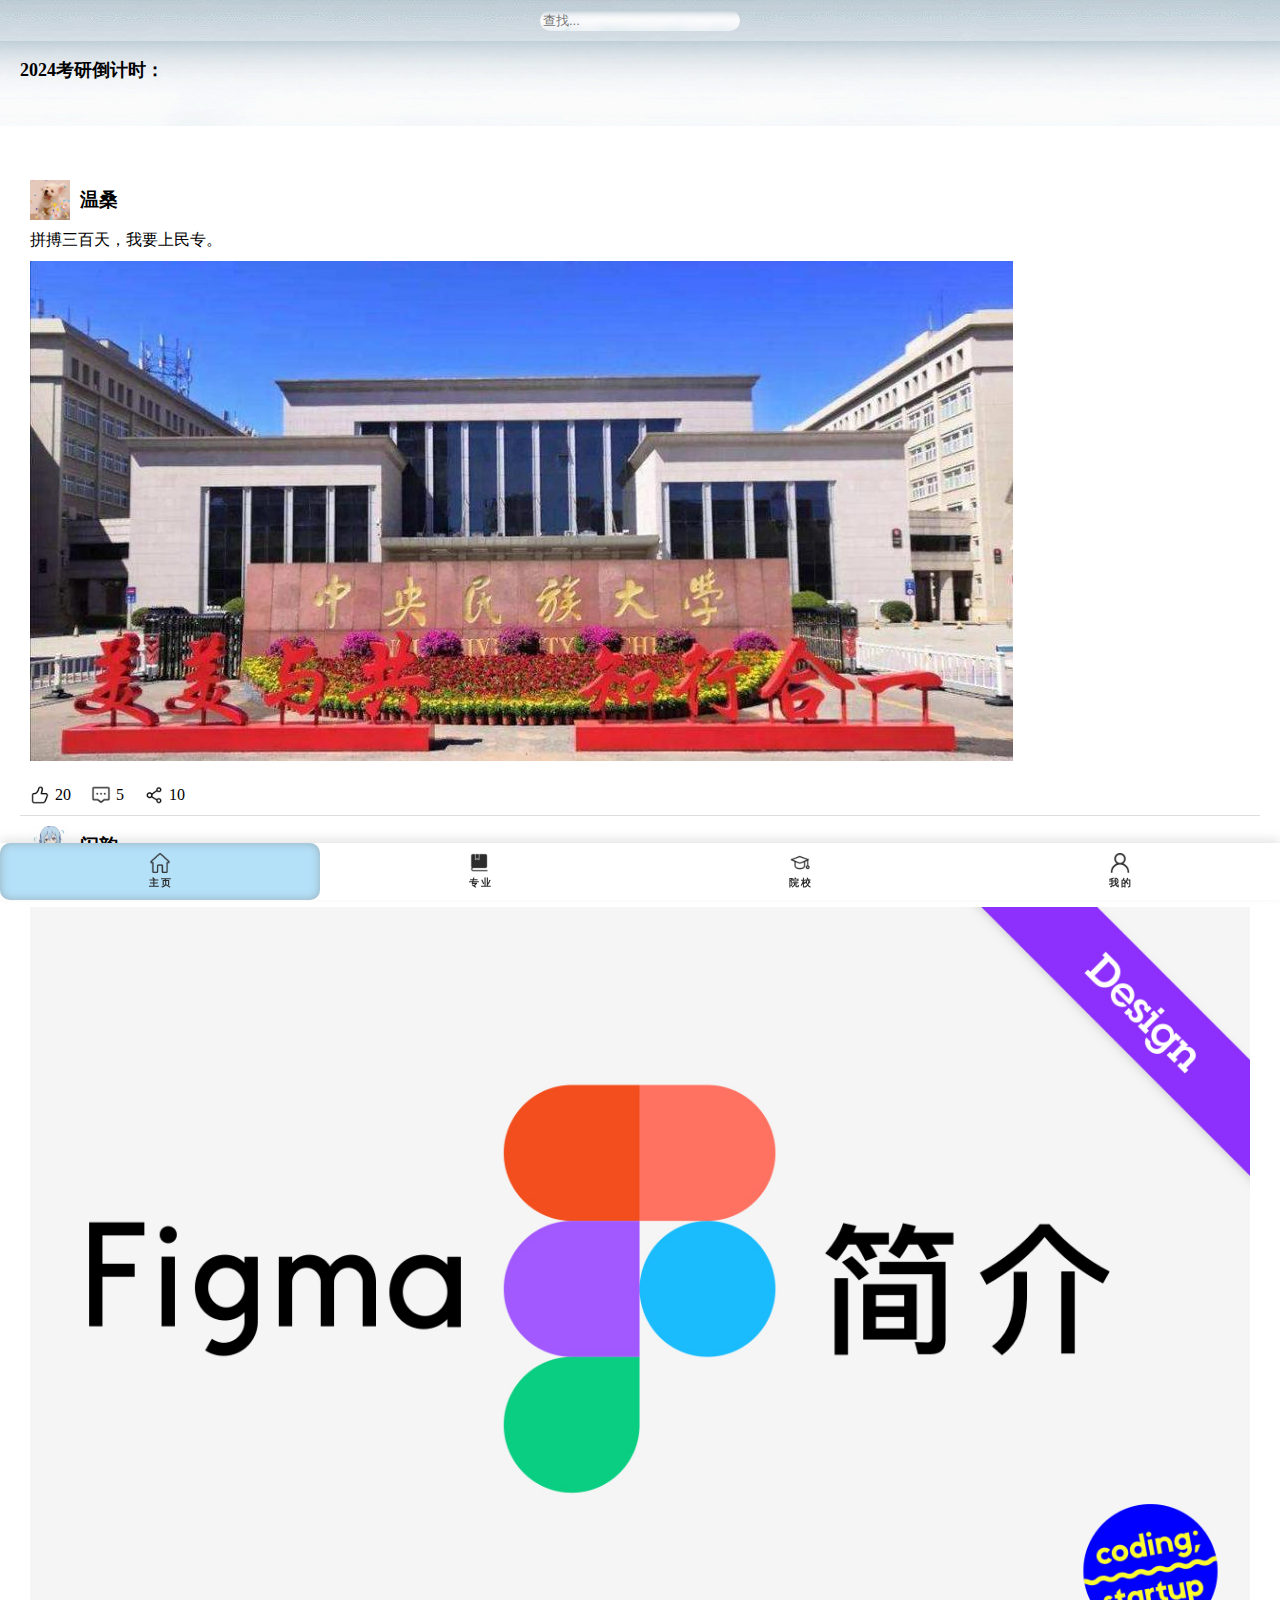
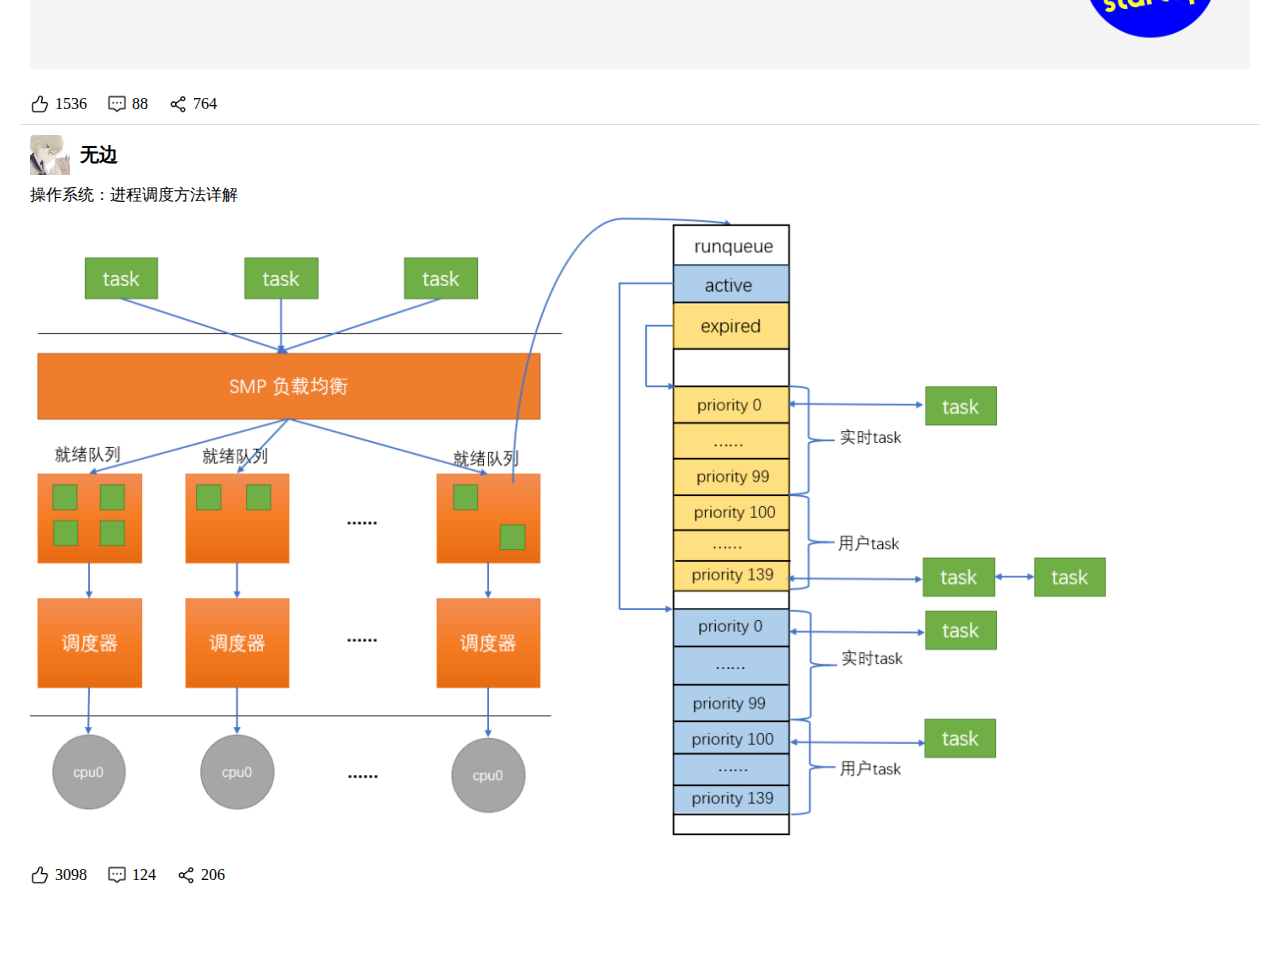
<file: index.html>
<!DOCTYPE html>
<html lang="en">
	<head>
		<meta charset="UTF-8">
		<meta name="viewport" content="width=device-width, initial-scale=1.0">
		<link rel="stylesheet" href="./style.css">
		<title>研学有道</title>
		<style>
			/* 以下是顶部搜索栏设置 */
			header {
				background: url("img/background1.jpg") no-repeat;
				padding: 10px;
				text-align: center;
				position: fixed;
				width: 100%;
				top: 0;
				z-index: 1000;
			}

			header input[type="text"] {
				padding: 3px;
				width: 200px;
				border: none;
				border-radius: 20px;
				outline: none;
				font-size: 13px;
				background: url("img/background1.jpg");
				background-size: cover;
				position: relative;
			}

			/* 以下是顶部倒计时设置 */
			.countdown-container {
				font-family: "Times New Roman", Arial, "STKaiti", sans-serif;
				background-image: url(img/background2.jpg);
				background-size: cover;
				padding: 20px;
				margin-top: 38px;
				position: fixed;
				top: 0;
				width: 100%;
				z-index: 1;
			}

			h2 {
				font-size: 18px;
				text-align: left;
				font-weight: bold;
			}

			#countdown {
				text-align: center;
				font-size: 25px;
				font-weight: bold;
				padding: 12px
			}

			.navbar #home-icon::before {
				content: "";
				position: absolute;
				top: 0;
				left: 0;
				width: 25%;
				height: 100%;
				background-color: #6bc3f3;
				opacity: 0.5;
				z-index: -1;border-radius: 10px; /* 添加圆角 */
				box-shadow: inset 0 0 10px rgba(0,0,0,0.5); /* 内阴影，模拟立体效果 */
			}

			#posts {
				background: #ffffff;
				padding: 20px;
				position: relative;
				margin-top: 150px;
				z-index: 2;
				border-top-left-radius: 10px;
				/* 左上角圆角半径为10px */
				border-top-right-radius: 10px;
				/* 右上角圆角半径为10px */
			}


			.post {
				border-bottom: 1px solid #ddd;
				padding: 10px;
				display: flex;
				flex-direction: column;
			}

			.post:last-child {
				border-bottom: none;
			}

			.post-header {
				display: flex;
				align-items: center;
				margin-bottom: 10px;
			}

			.post-content img {
				max-width: 100%;
				height: auto;
				margin-top: 10px;
				/* 图片与下方内容的间距为10像素 */
				margin-bottom: 10px;
			}

			.post-interaction {
				display: flex;
				align-items: center;
				margin-top: 10px;
			}

			.interaction-item {
				display: flex;
				align-items: center;
				margin-right: 20px;
			}

			.interaction-item img {
				width: 20px;
				height: 20px;
				margin-right: 5px;
			}

			.forum-divider {
				border-top: 2px solid #333;
				margin: 20px 0;
			}
		</style>
	</head>
	<body>

		<header>
			<input type="text" placeholder="查找...">
		</header>

		<div class="countdown-container">
			<h2>2024考研倒计时：</h2>
			<div id="countdown"></div>
		</div>


		<div id="posts">
			<!-- 帖子将通过JavaScript动态添加 -->
		</div>


		<footer class="navbar">
			<a href="index.html">
				<span class="navbar-icon" id="home-icon"></span>
				<span>主 页</span>
			</a>
			<a href="class.html">
				<span class="navbar-icon" id="subject-icon"></span>
				<span>专 业</span>
			</a>
			<a href="school.html">
				<span class="navbar-icon" id="school-icon"></span>
				<span>院 校</span>
			</a>
			<a href="my.html">
				<span class="navbar-icon" id="mine-icon"></span>
				<span>我 的</span>
			</a>
		</footer>


		<script>
			function countdown() {
				var targetDate = new Date("2024-12-23");
				var currentDate = new Date();

				var timeDifference = targetDate.getTime() - currentDate.getTime();

				var days = Math.floor(timeDifference / (1000 * 60 * 60 * 24));
				var hours = Math.floor((timeDifference % (1000 * 60 * 60 * 24)) / (1000 * 60 * 60));
				var minutes = Math.floor((timeDifference % (1000 * 60 * 60)) / (1000 * 60));
				/*
        var seconds = Math.floor((timeDifference % (1000 * 60)) / 1000);
		*/

				document.getElementById("countdown").innerHTML = days + " 天 " + hours + " 小时 " + minutes +
					" 分钟 " /*+ seconds + " 秒 "*/ ;
			}

			// 每秒更新一次倒计时
			setInterval(countdown, 1000);

			var postsContainer = document.getElementById("posts");

			// 模拟帖子数据，包括点赞、评论和转发数量
			var morePosts = [{
					username: "温桑",
					content: "拼搏三百天，我要上民专。",
					userphotoURL: "img/img1.jpg",
					postImageURL: "img/user1/img1.jpg",
					likes: 20,
					comments: 5,
					shares: 10
				},
				{
					username: "闪韵",
					content: "从零开始设计网页——figma基础教程",
					userphotoURL: "img/img2.jpg",
					postImageURL: "img/user2/img1.jpg",
					likes: 1536,
					comments: 88,
					shares: 764
				},
				{
					username: "无边",
					content: "操作系统：进程调度方法详解",
					userphotoURL: "img/img3.jpg",
					postImageURL: "img/user3/img1.png",
					likes: 3098,
					comments: 124,
					shares: 206
				}
			];

			morePosts.forEach(function(post) {
				var postDiv = document.createElement("div");
				postDiv.classList.add("post");

				var postHeaderDiv = document.createElement("div");
				postHeaderDiv.classList.add("post-header");

				var img = document.createElement("img");
				img.src = post.userphotoURL;
				img.width = 40;
				img.height = 40;
				img.style.marginRight = "10px";

				var usernameHeader = document.createElement("h3");
				usernameHeader.textContent = post.username;

				postHeaderDiv.appendChild(img);
				postHeaderDiv.appendChild(usernameHeader);

				var contentDiv = document.createElement("div");
				contentDiv.classList.add("post-content");

				var contentParagraph = document.createElement("p");
				contentParagraph.textContent = post.content;

				contentDiv.appendChild(contentParagraph);

				// 添加帖子图片内容
				if (post.postImageURL) {
					var postImage = document.createElement("img");
					postImage.src = post.postImageURL;
					postImage.classList.add("post-image");
					contentDiv.appendChild(postImage);
				}

				// 添加点赞、评论和转发数量
				var interactionDiv = document.createElement("div");
				interactionDiv.classList.add("post-interaction");

				var likeIcon = document.createElement("div");
				likeIcon.classList.add("interaction-item");
				likeIcon.innerHTML = '<img src="img/like_icon.png">' + post.likes;

				var commentIcon = document.createElement("div");
				commentIcon.classList.add("interaction-item");
				commentIcon.innerHTML = '<img src="img/comment_icon.png">' + post.comments;

				var shareIcon = document.createElement("div");
				shareIcon.classList.add("interaction-item");
				shareIcon.innerHTML = '<img src="img/share_icon.png">' + post.shares;

				interactionDiv.appendChild(likeIcon);
				interactionDiv.appendChild(commentIcon);
				interactionDiv.appendChild(shareIcon);

				postDiv.appendChild(postHeaderDiv);
				postDiv.appendChild(contentDiv);
				postDiv.appendChild(interactionDiv);

				postsContainer.appendChild(postDiv);
			});
		</script>

	</body>
</html>
</file>
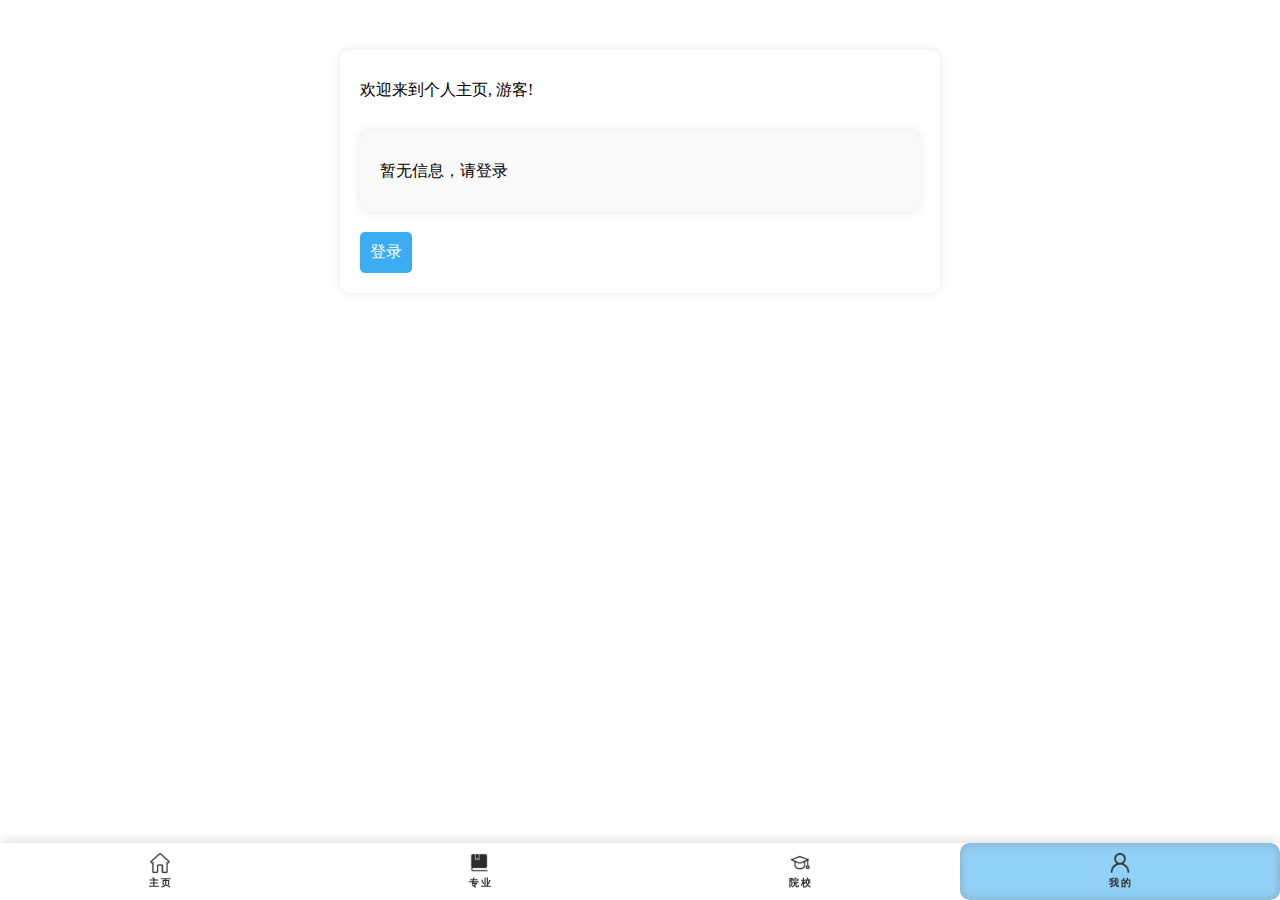
<file: my.html>
<!DOCTYPE html>
<html lang="en">

<head>
	<meta charset="UTF-8">
	<meta name="viewport" content="width=device-width, initial-scale=1.0">
	<link rel="stylesheet" href="./style.css">

	<title>User Profile Page</title>

	<style>
		/* 以下是底部导航栏设置 */
		.navbar #mine-icon::before {
			content: "";
			position: absolute;
			top: 0;
			left: 75%;
			width: 25%;
			height: 100%;
			background-color: #27a4f1;
			opacity: 0.5;
			z-index: -1;
			border-radius: 10px;
			/* 添加圆角 */
			box-shadow: inset 0 0 10px rgba(0, 0, 0, 0.5);
			/* 内阴影，模拟立体效果 */
		}

		.container {
			margin: 50px auto;
			padding: 20px;
			max-width: 600px;
			background-color: #fff;
			box-shadow: 0 0 10px rgba(0, 0, 0, 0.1);
			border-radius: 10px;
			display: flex;
			flex-direction: column;
			/* 将容器设置为列布局 */
		}

		.container p {
			margin: 10px 0;
		}

		#userDetails {
			margin-top: 20px;
			padding: 20px;
			background-color: #f9f9f9;
			border-radius: 10px;
			box-shadow: 0 0 10px rgba(0, 0, 0, 0.1);
			transition: transform 0.3s ease, box-shadow 0.3s ease;
		}

		#userDetails:hover {
			transform: translateY(-5px);
			box-shadow: 0 10px 20px rgba(0, 0, 0, 0.2);
		}


		button {
 			width: auto;
			padding: 10px;
			margin-top: 20px;
			border: none;
			border-radius: 5px; 
			background-color: #27a4f1;
			color: #fff;
			opacity: 0.9;
			font-size: 16px;
			cursor: pointer;
			transition: background-color 0.3s ease;
		}

		button:hover {
			background-color: #1e90ff;
		}
	</style>
</head>

<body>

	<div class="container">
		<p>欢迎来到个人主页, <span id="username"></span>!</p>
		<div id="userDetails">
			<!-- 用户详细信息将在这里动态显示 -->
		</div>

		<div id="loginLogoutButtons">
			<!-- 登录/退出按钮将在这里显示 -->
		</div>
	</div>

	<footer class="navbar">
		<a href="index.html">
			<span class="navbar-icon" id="home-icon"></span>
			<span>主 页</span>
		</a>
		<a href="class.html">
			<span class="navbar-icon" id="subject-icon"></span>
			<span>专 业</span>
		</a>
		<a href="school.html">
			<span class="navbar-icon" id="school-icon"></span>
			<span>院 校</span>
		</a>
		<a href="my.html">
			<span class="navbar-icon" id="mine-icon"></span>
			<span>我 的</span>
		</a>
	</footer>

	<script>
            document.addEventListener("DOMContentLoaded", function() {
                loadUserData();
            });
        
		
			let users = []; // 存储从 JSON 文件加载的高校数据
					
			// 异步加载 JSON 文件
			function loadJSON(callback) {
			    var xhr = new XMLHttpRequest();
			    xhr.overrideMimeType("application/json");
			    xhr.open('GET', 'users.json', true);
			    xhr.onreadystatechange = function () {
			        if (xhr.readyState === 4 && xhr.status == "200") {
			            callback(xhr.responseText);
			        }
			    };
			    xhr.send(null);
			}
			// 加载 JSON 数据并执行回调函数
			loadJSON(function (response) {
			    users = JSON.parse(response); // 修改此处，避免重新声明局部变量
			    var username = localStorage.getItem("username");
			    if (username) {
			        displayUserDetails(users, username);
			    } else {
			        displayGuestDetails();
			    }
			});
        
        
            // 显示用户详情
            function displayUserDetails(users, username) {
                var userDetails = users.find(user => user.username === username);
                if (userDetails) {
                    document.getElementById("username").textContent = userDetails.fullName;
                    var userDetailsHTML = "<p>邮箱: " + userDetails.email + "</p>";
                    userDetailsHTML += "<p>签名: " + userDetails.bio + "</p>";
                    document.getElementById("userDetails").innerHTML = userDetailsHTML;
                    displayLogoutButton();
                } else {
                    displayGuestDetails();
                }
            }
        
            // 显示游客详情
            function displayGuestDetails() {
                document.getElementById("username").textContent = "游客";
                var noInfoMessage = "<p>暂无信息，请登录</p>";
                document.getElementById("userDetails").innerHTML = noInfoMessage;
                displayLoginButton();
            }
        
            // 显示退出按钮
            function displayLogoutButton() {
                var logoutButton = createButton("退出登录", logout);
                document.getElementById("loginLogoutButtons").appendChild(logoutButton);
            }
        
            // 显示登录按钮
            function displayLoginButton() {
                var loginButton = createButton("登录", redirectToLoginPage);
                document.getElementById("loginLogoutButtons").appendChild(loginButton);
            }
        
            // 创建按钮
            function createButton(text, onClickHandler) {
                var button = document.createElement("button");
                button.textContent = text;
                button.onclick = onClickHandler;
                return button;
            }
        
            // 重定向到登录页面
            function redirectToLoginPage() {
                window.location.href = "sign.html"; // 这里需要重定向到登录页面的路径
            }
        
            // 退出登录
            function logout() {
                localStorage.removeItem("username");
                window.location.href = "index.html";
            }
        </script>

    </script>
</body>

</html>
</file>
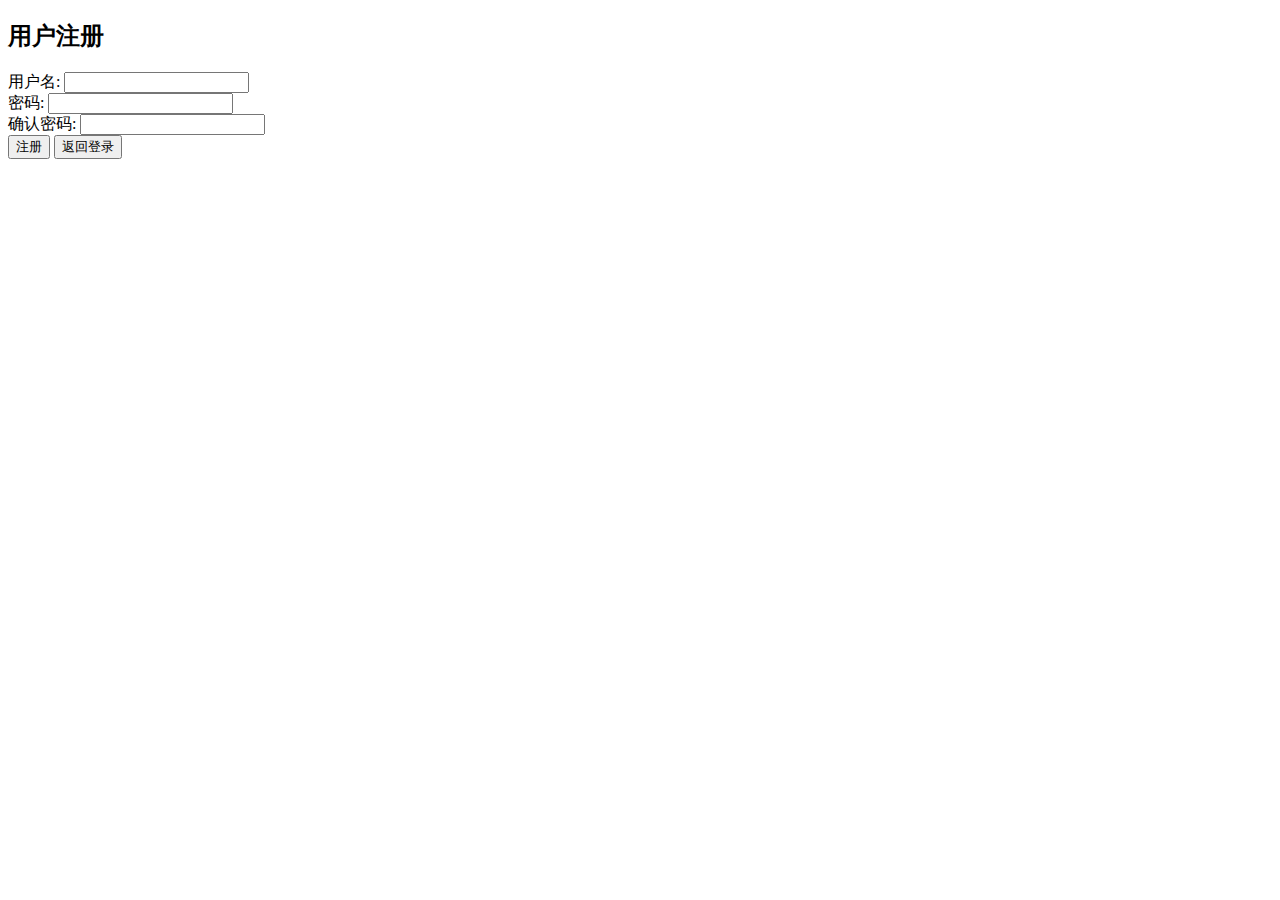
<file: register.html>
<!DOCTYPE html>
<html lang="en">
<head>
    <meta charset="UTF-8">
    <meta name="viewport" content="width=device-width, initial-scale=1.0">
    
    <title>用户注册</title>
</head>
<body>

    <form id="registrationForm">
        <h2>用户注册</h2>
        <label for="username">用户名:</label>
        <input type="text" id="username" name="username" required><br>

        <label for="password">密码:</label>
        <input type="password" id="password" name="password" required><br>

        <label for="confirmPassword">确认密码:</label>
        <input type="password" id="confirmPassword" name="confirmPassword" required><br>

        <button type="button" onclick="registerUser()">注册</button>
        <button type="button" onclick="return_index()">返回登录</button>
    </form>

    <div id="registrationResult"></div>
	

    <script>
        function registerUser() {
            var usernameInput = document.getElementById('username');
            var passwordInput = document.getElementById('password');
            var confirmPasswordInput = document.getElementById('confirmPassword');
            
            var username = encodeURIComponent(usernameInput.value);
            var password = encodeURIComponent(passwordInput.value);
            var confirmPassword = encodeURIComponent(confirmPasswordInput.value);
            
            if (!username || !password || !confirmPassword) {
                window.alert("用户名或者密码为空");
                return;
            }
            
            if (password !== confirmPassword) {
                window.alert("前后密码不一致");
                return;
            }
            
            window.alert('注册成功');
		}
		function return_index(){
		    // 重定向到index.html
		    window.location.href = "index.html";
		}

		
    </script>

</body>
</html>
</file>
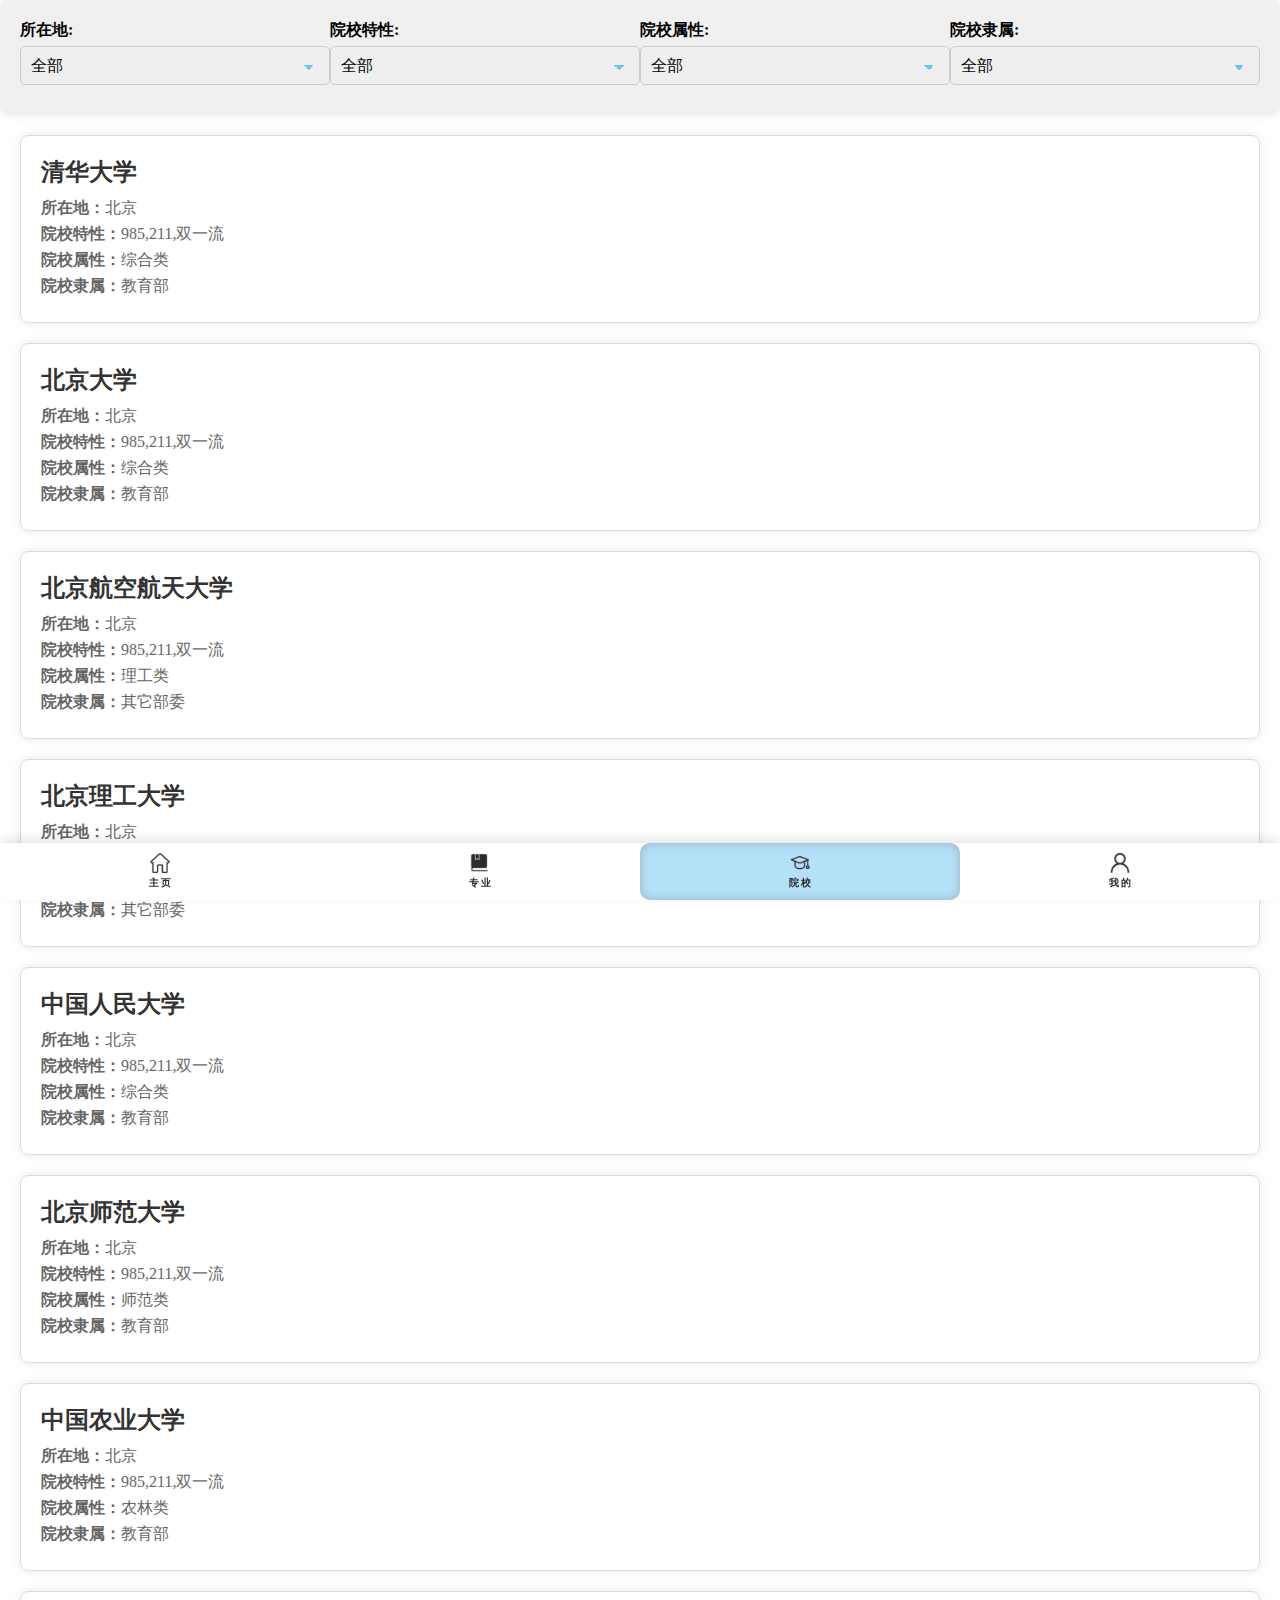
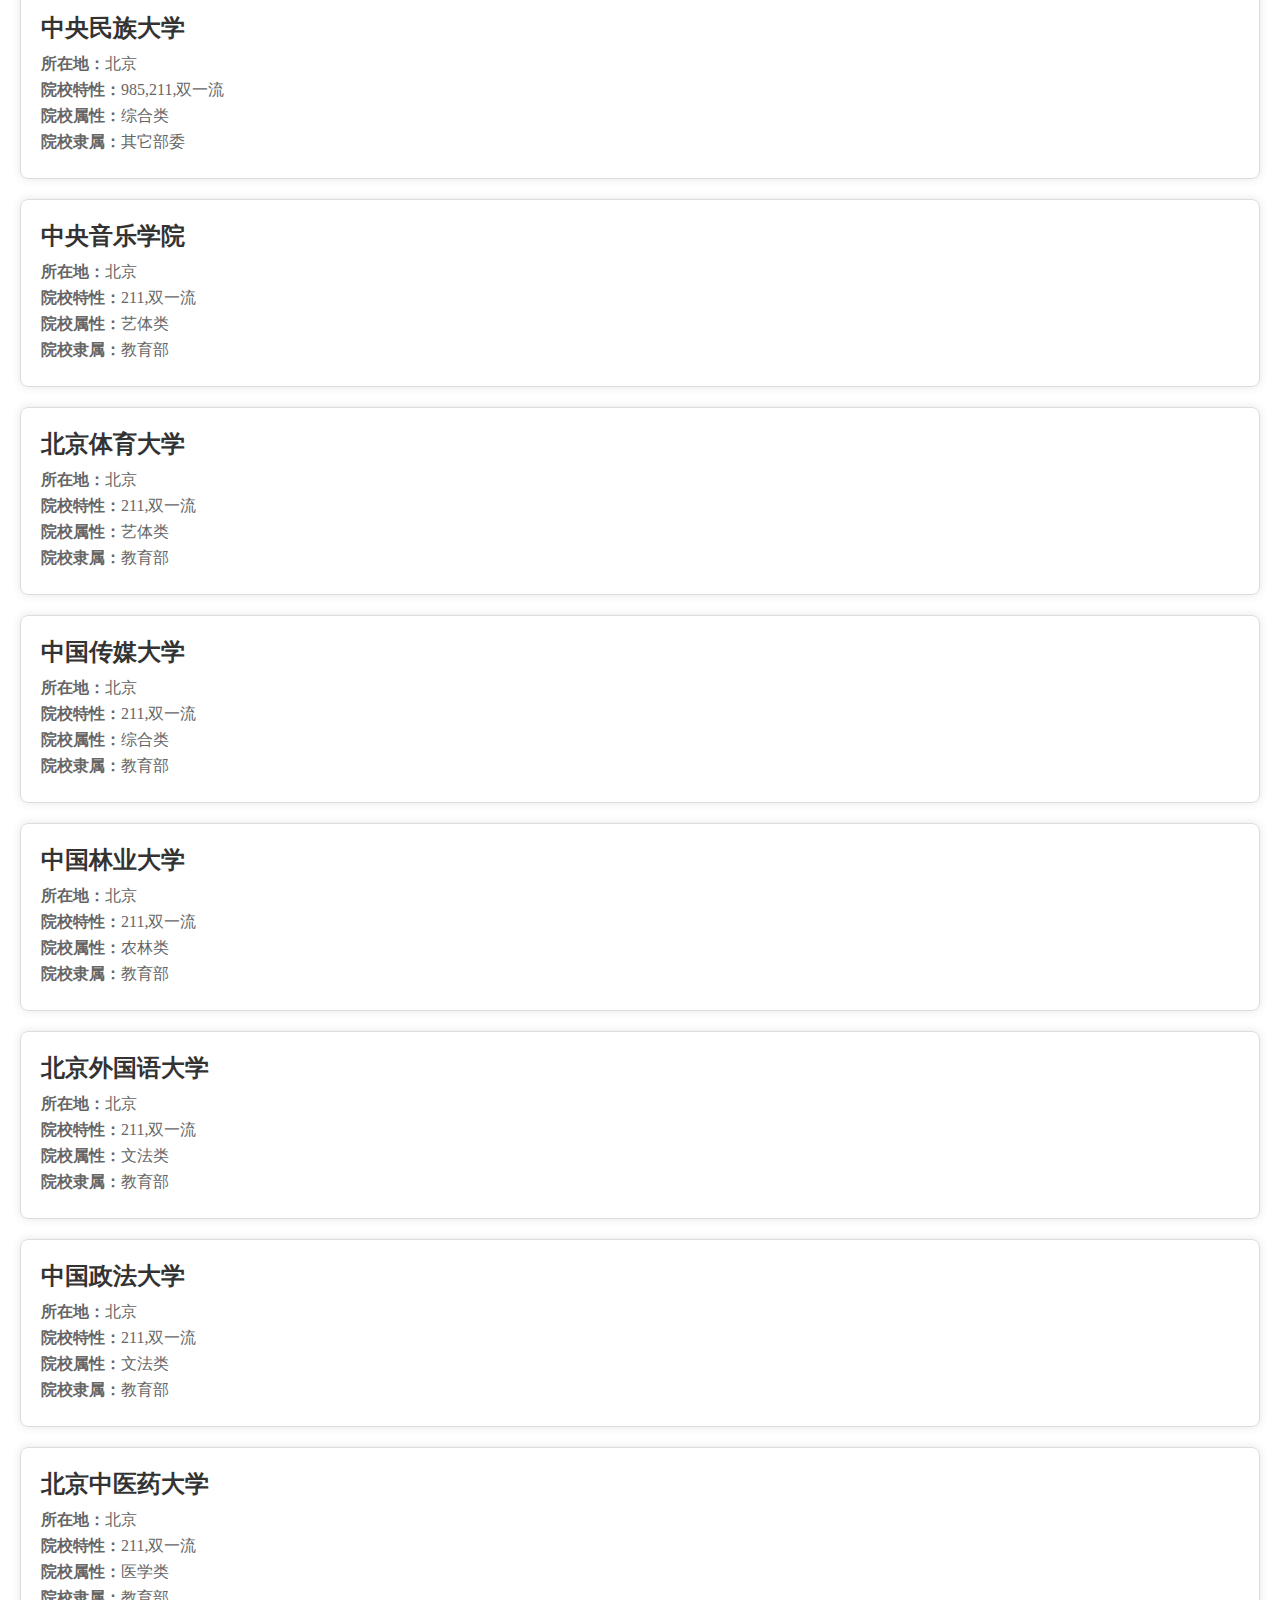
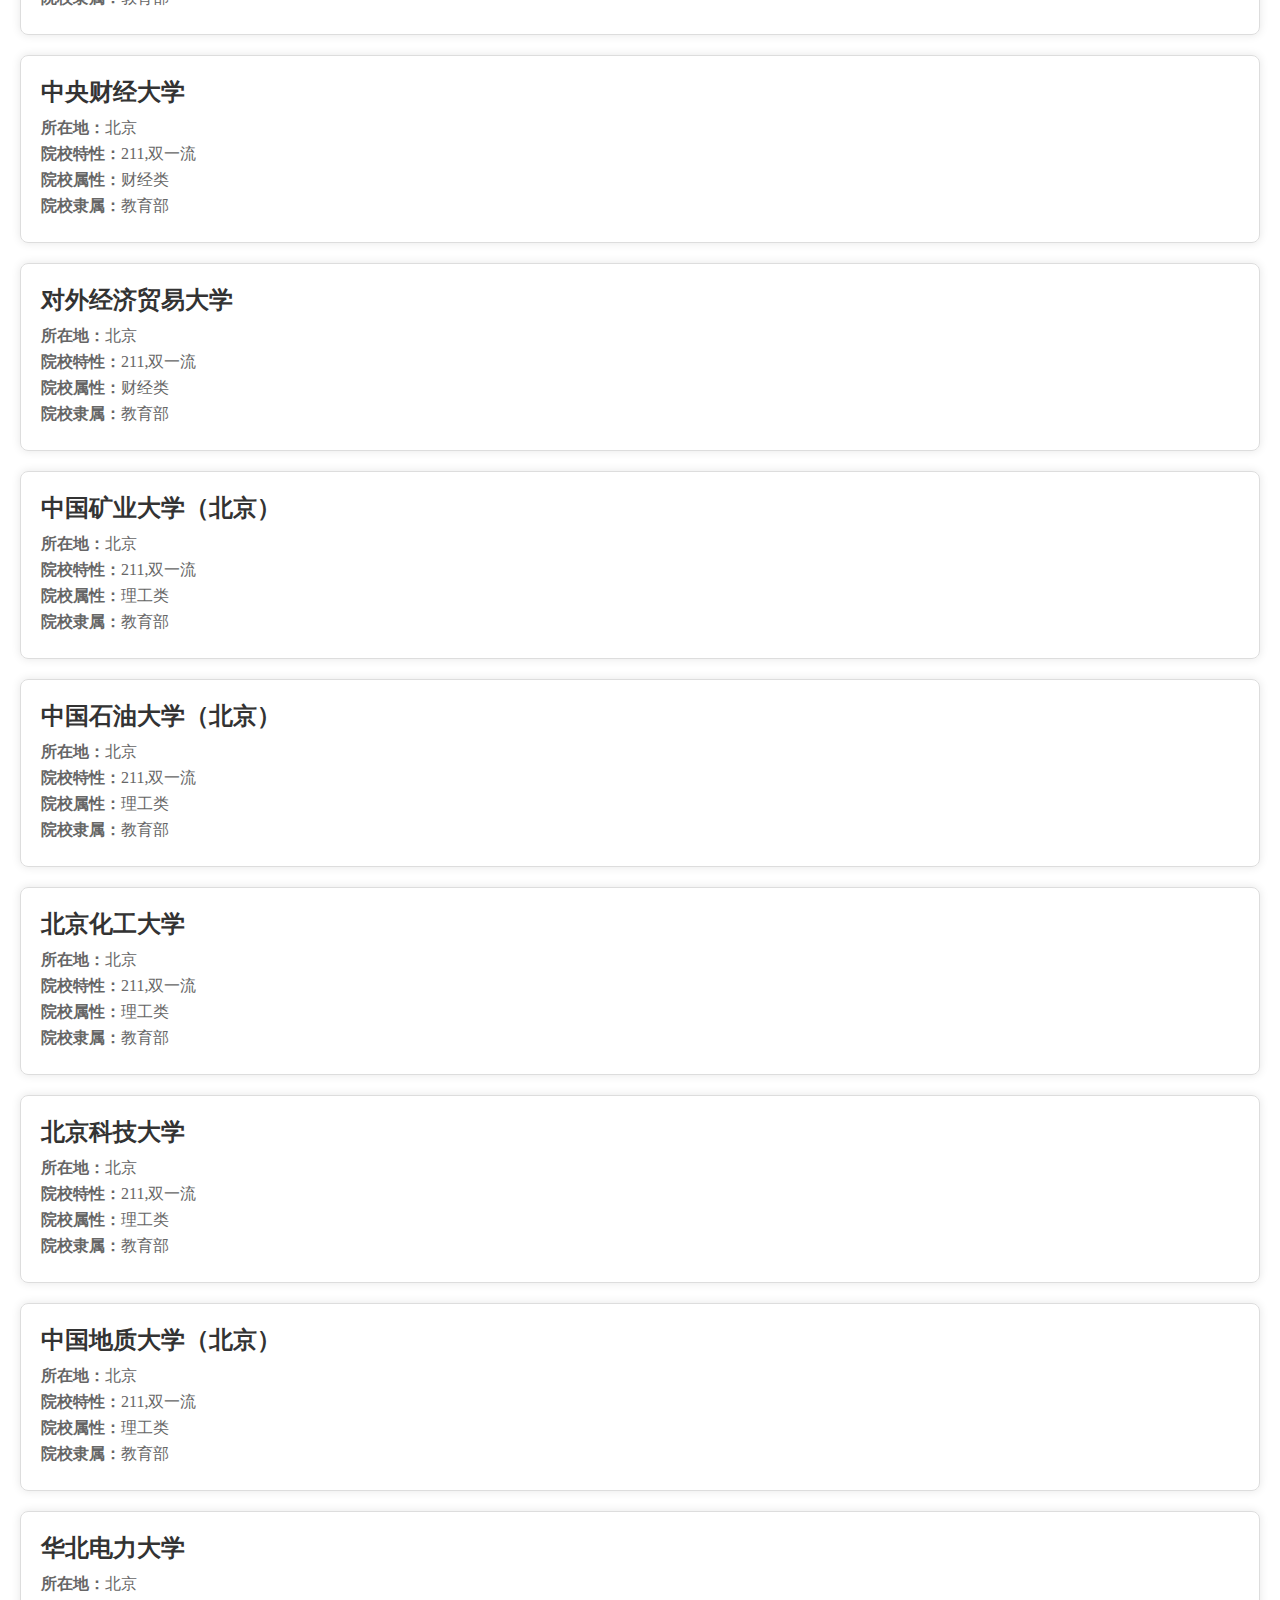
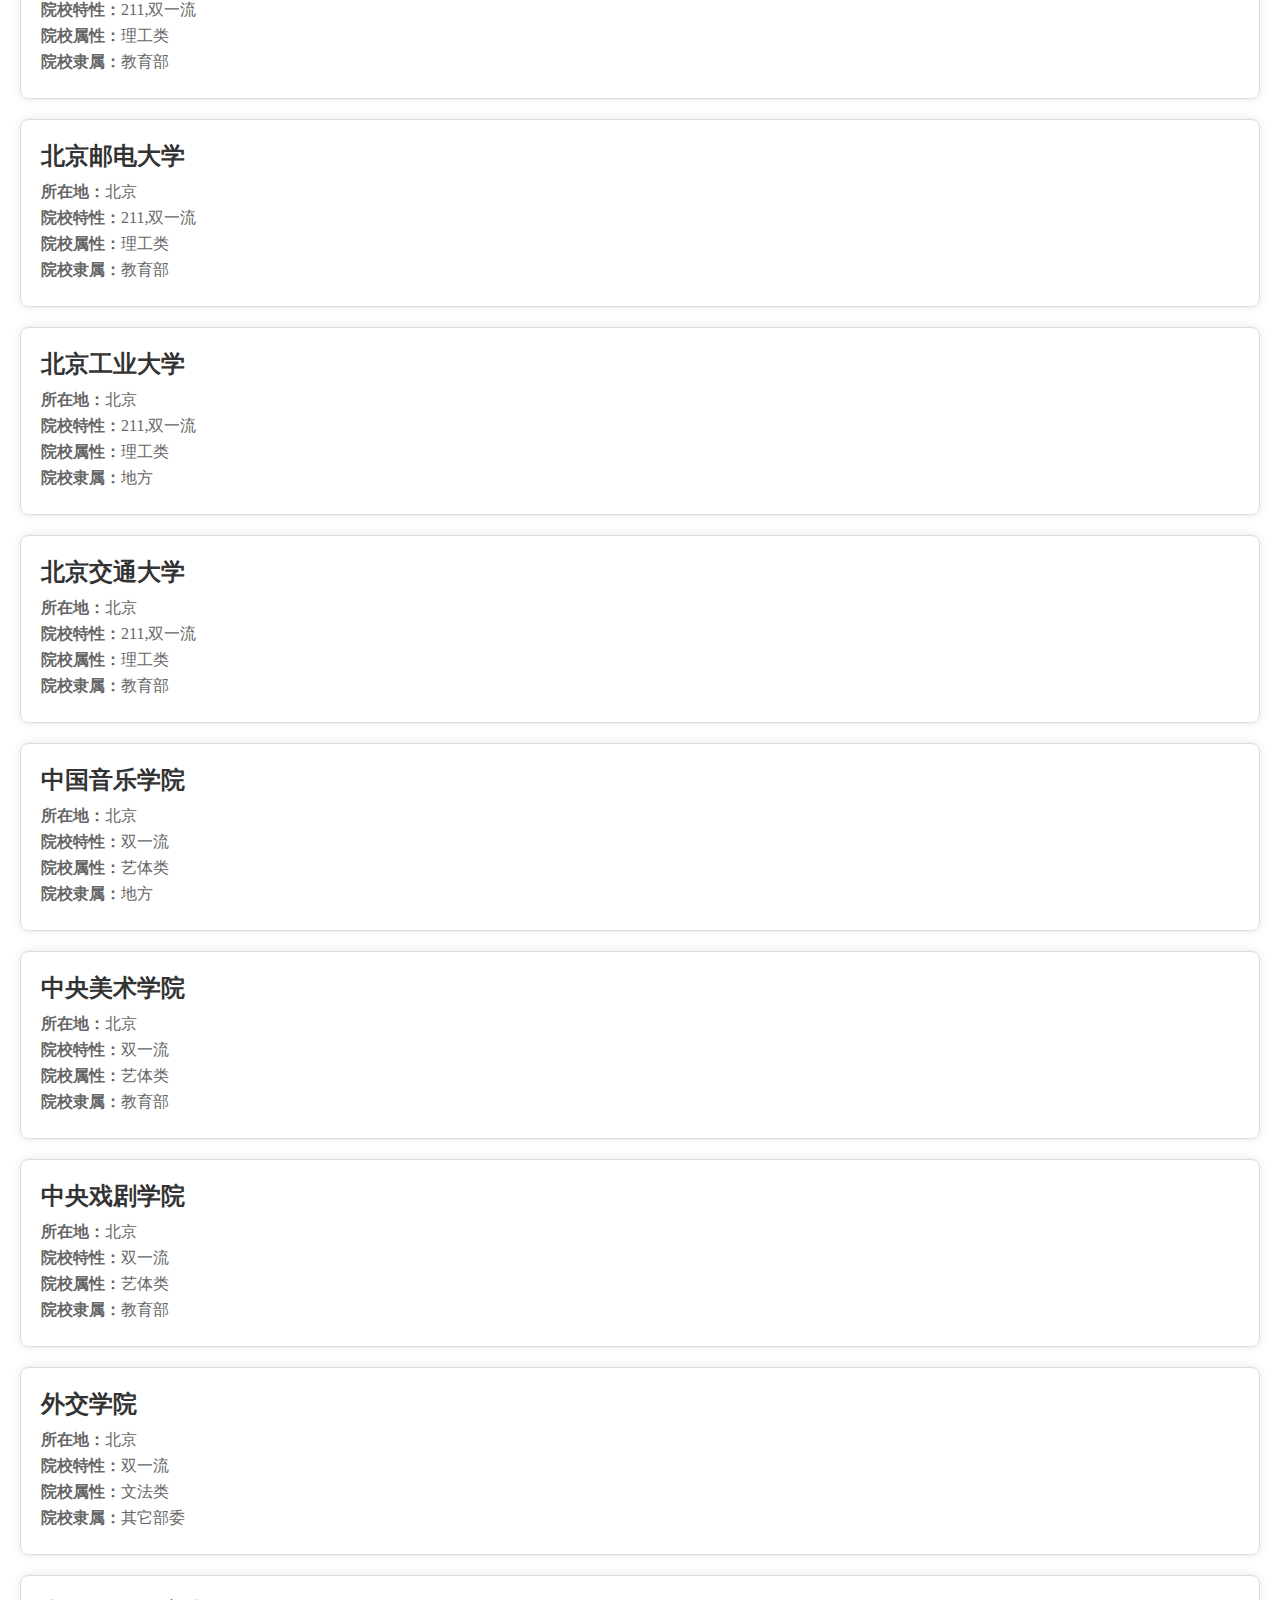
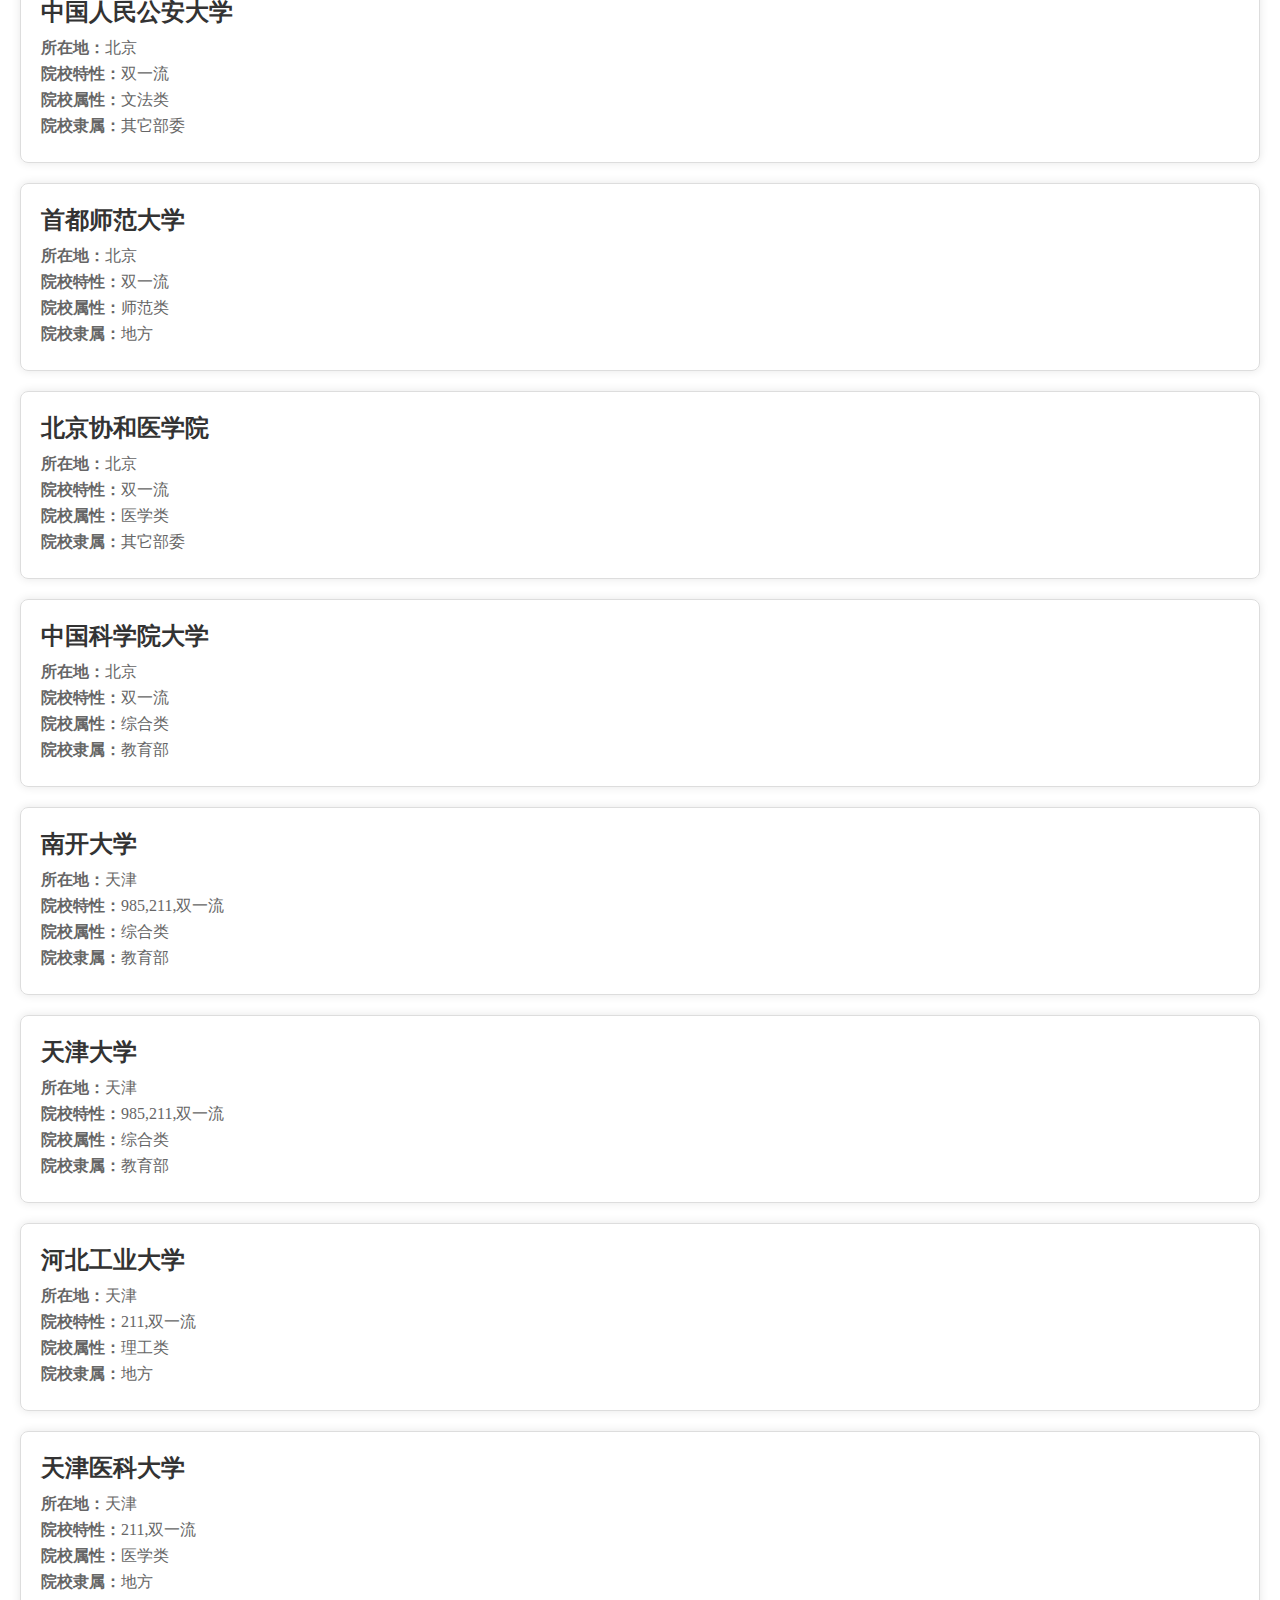
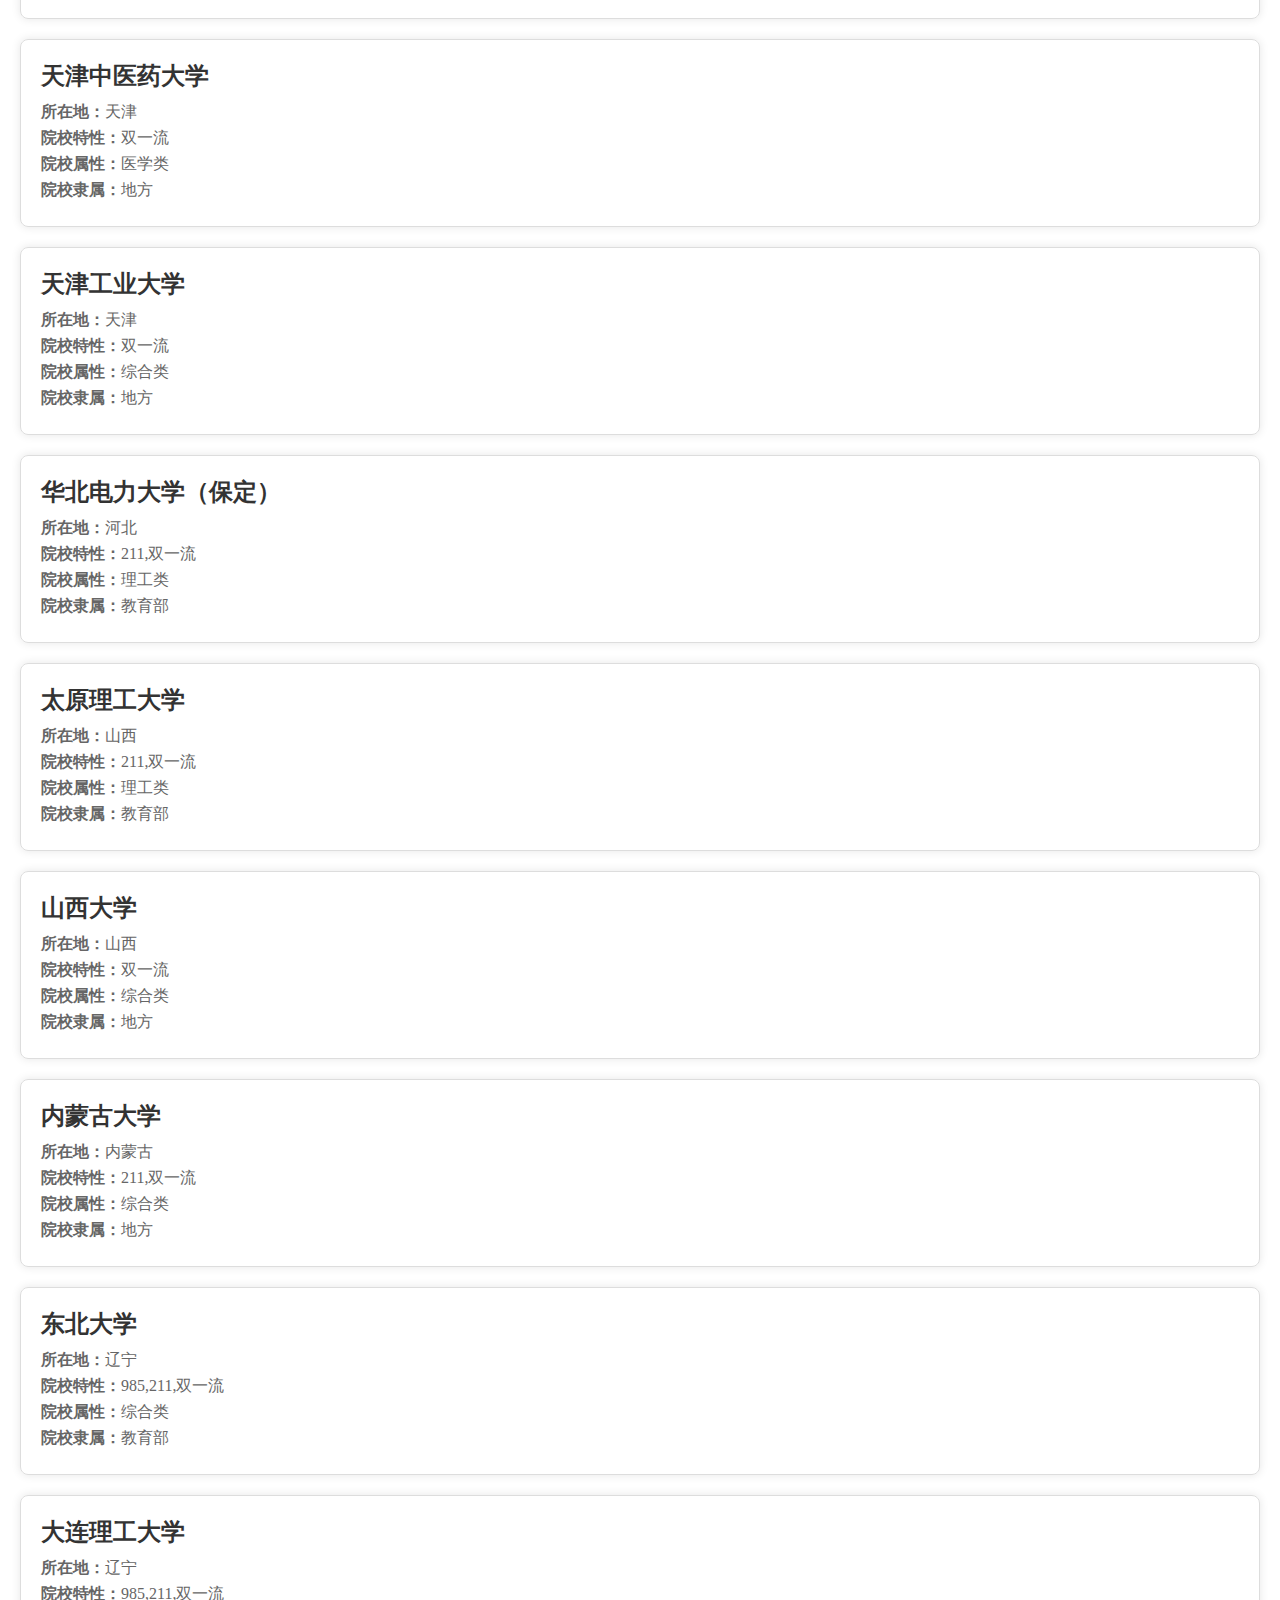
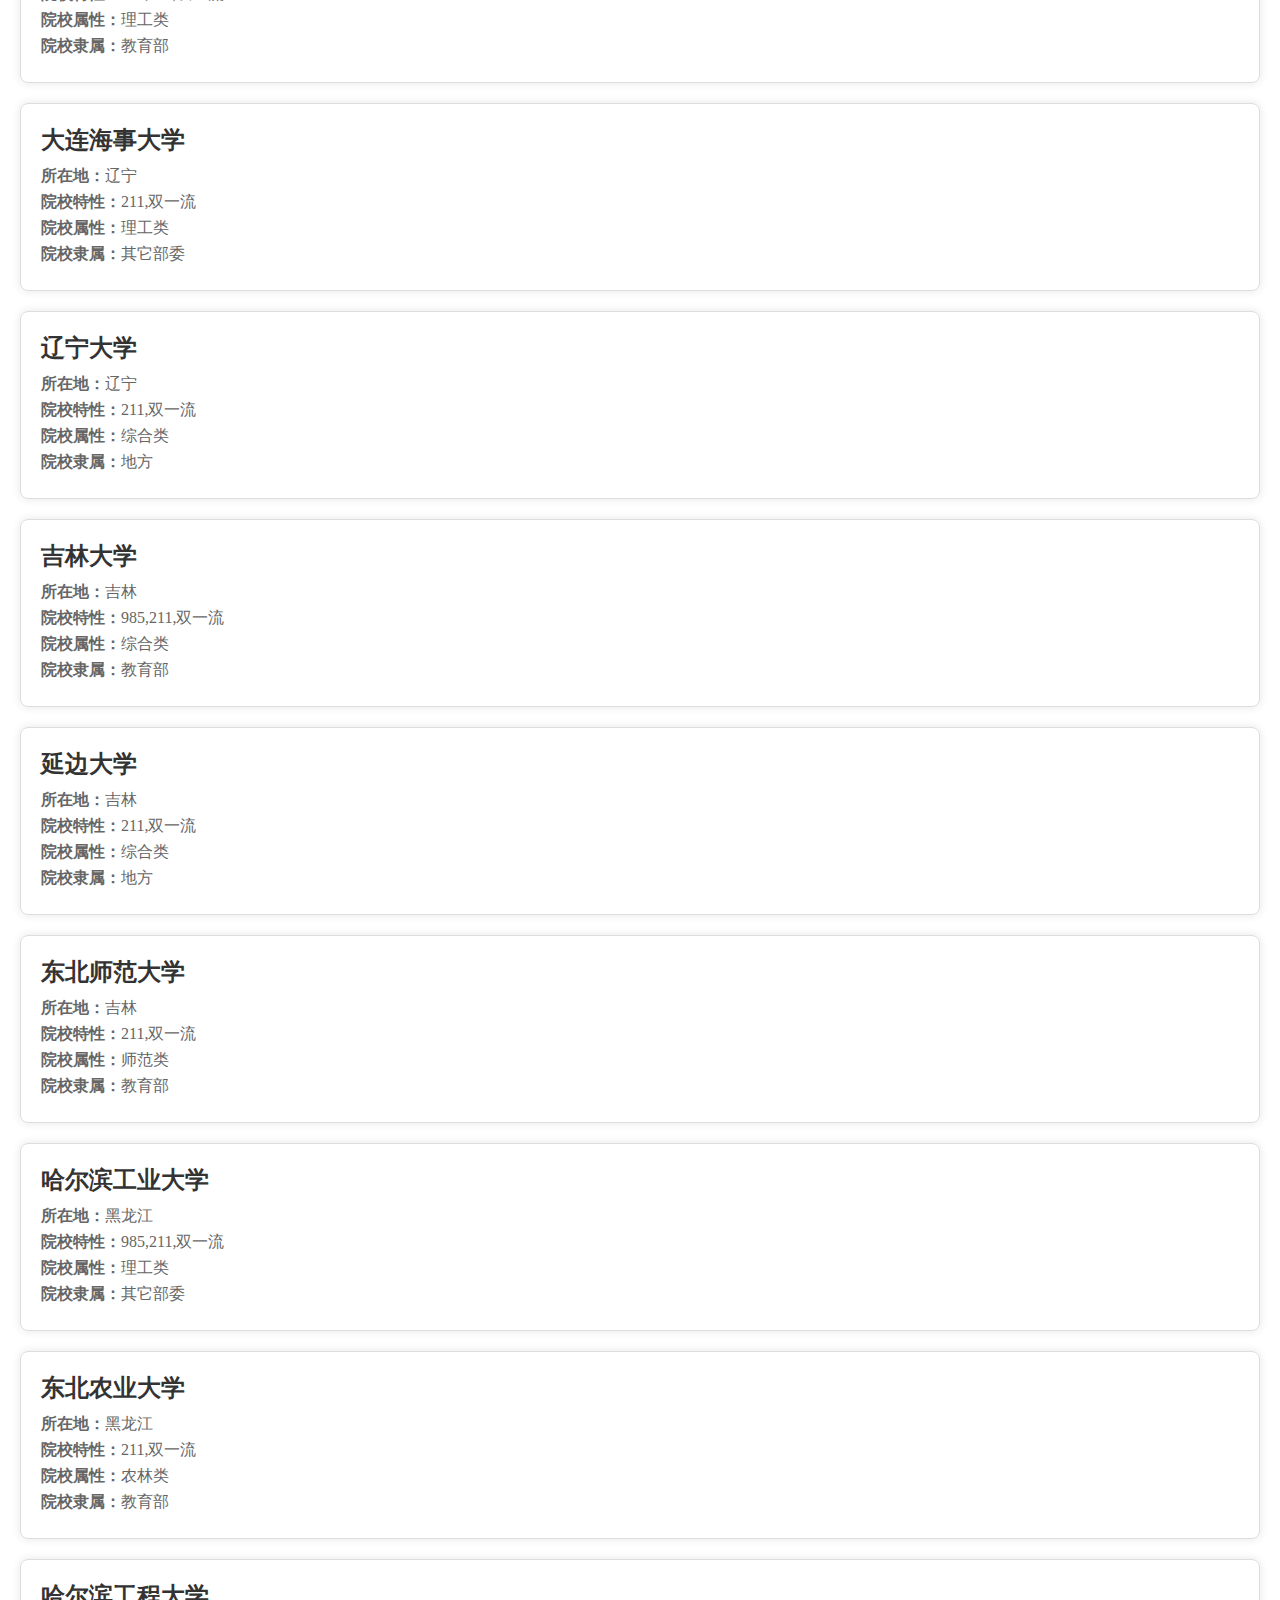
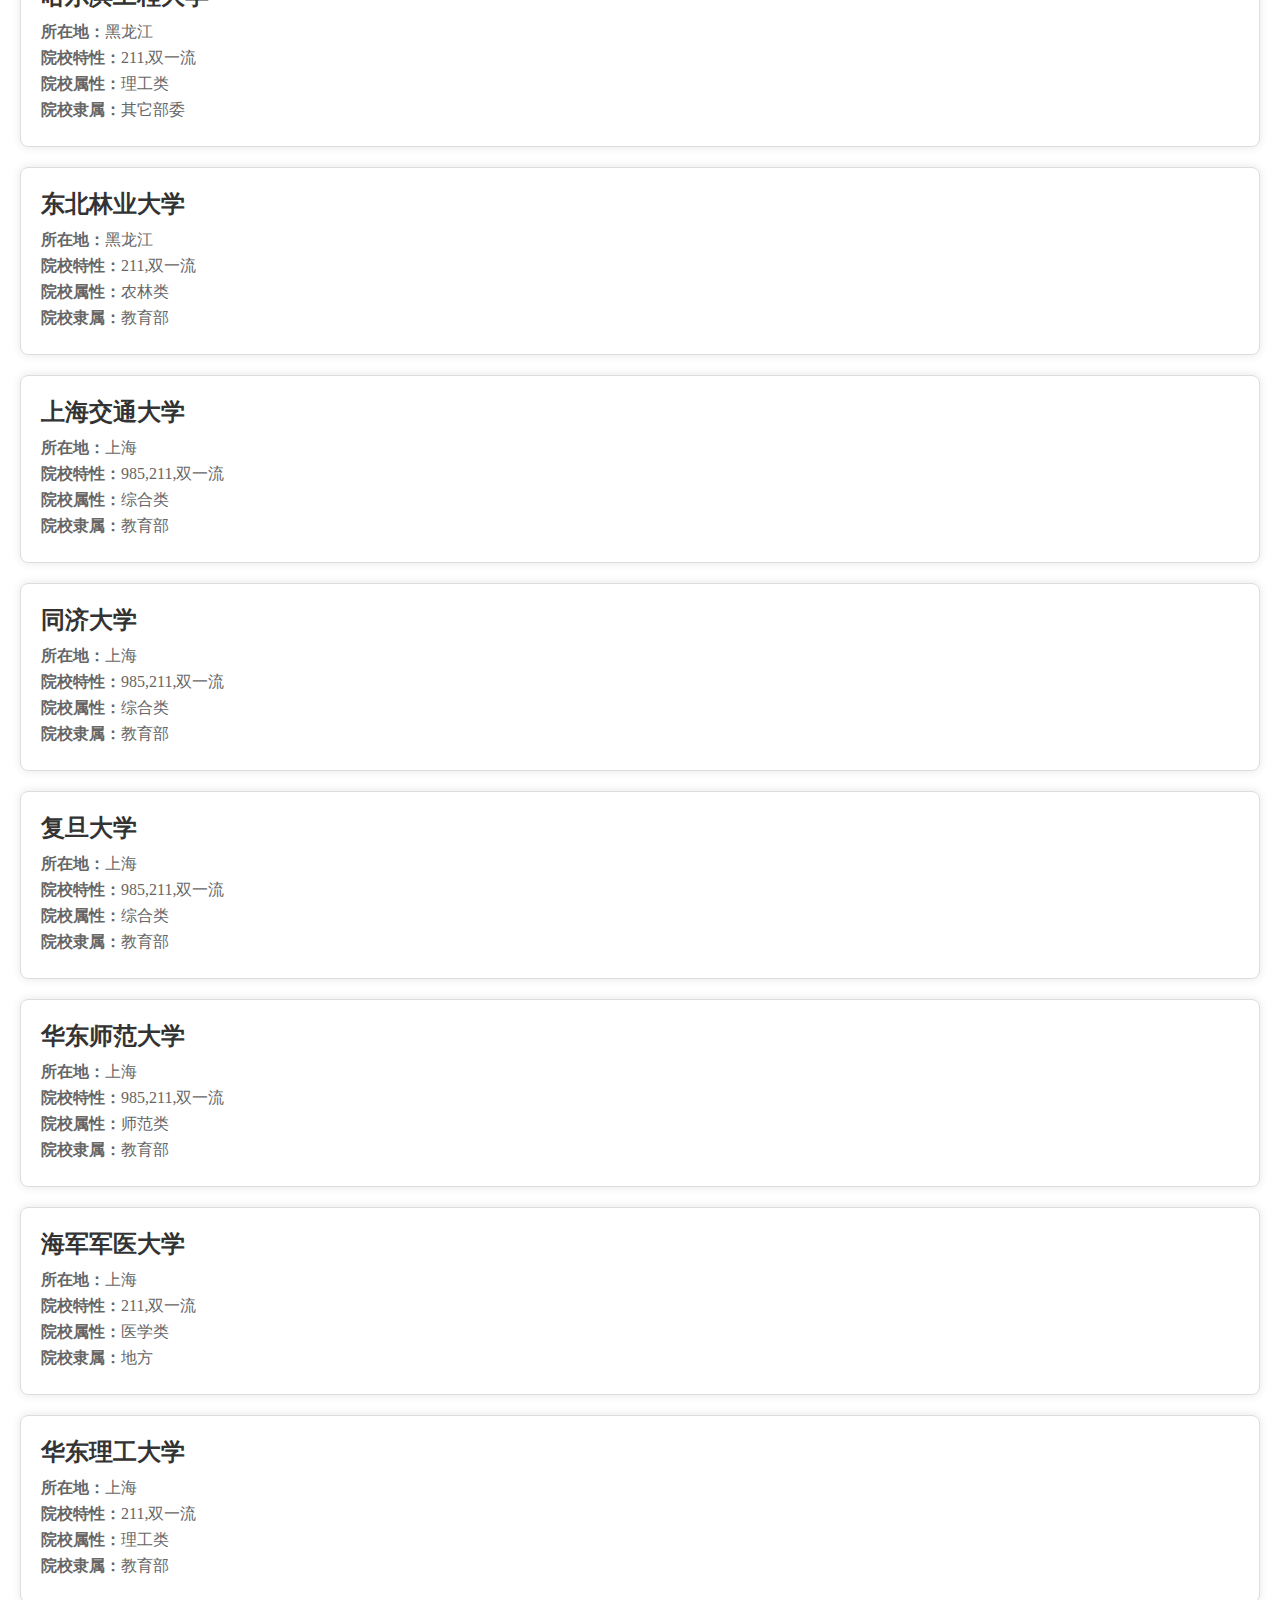
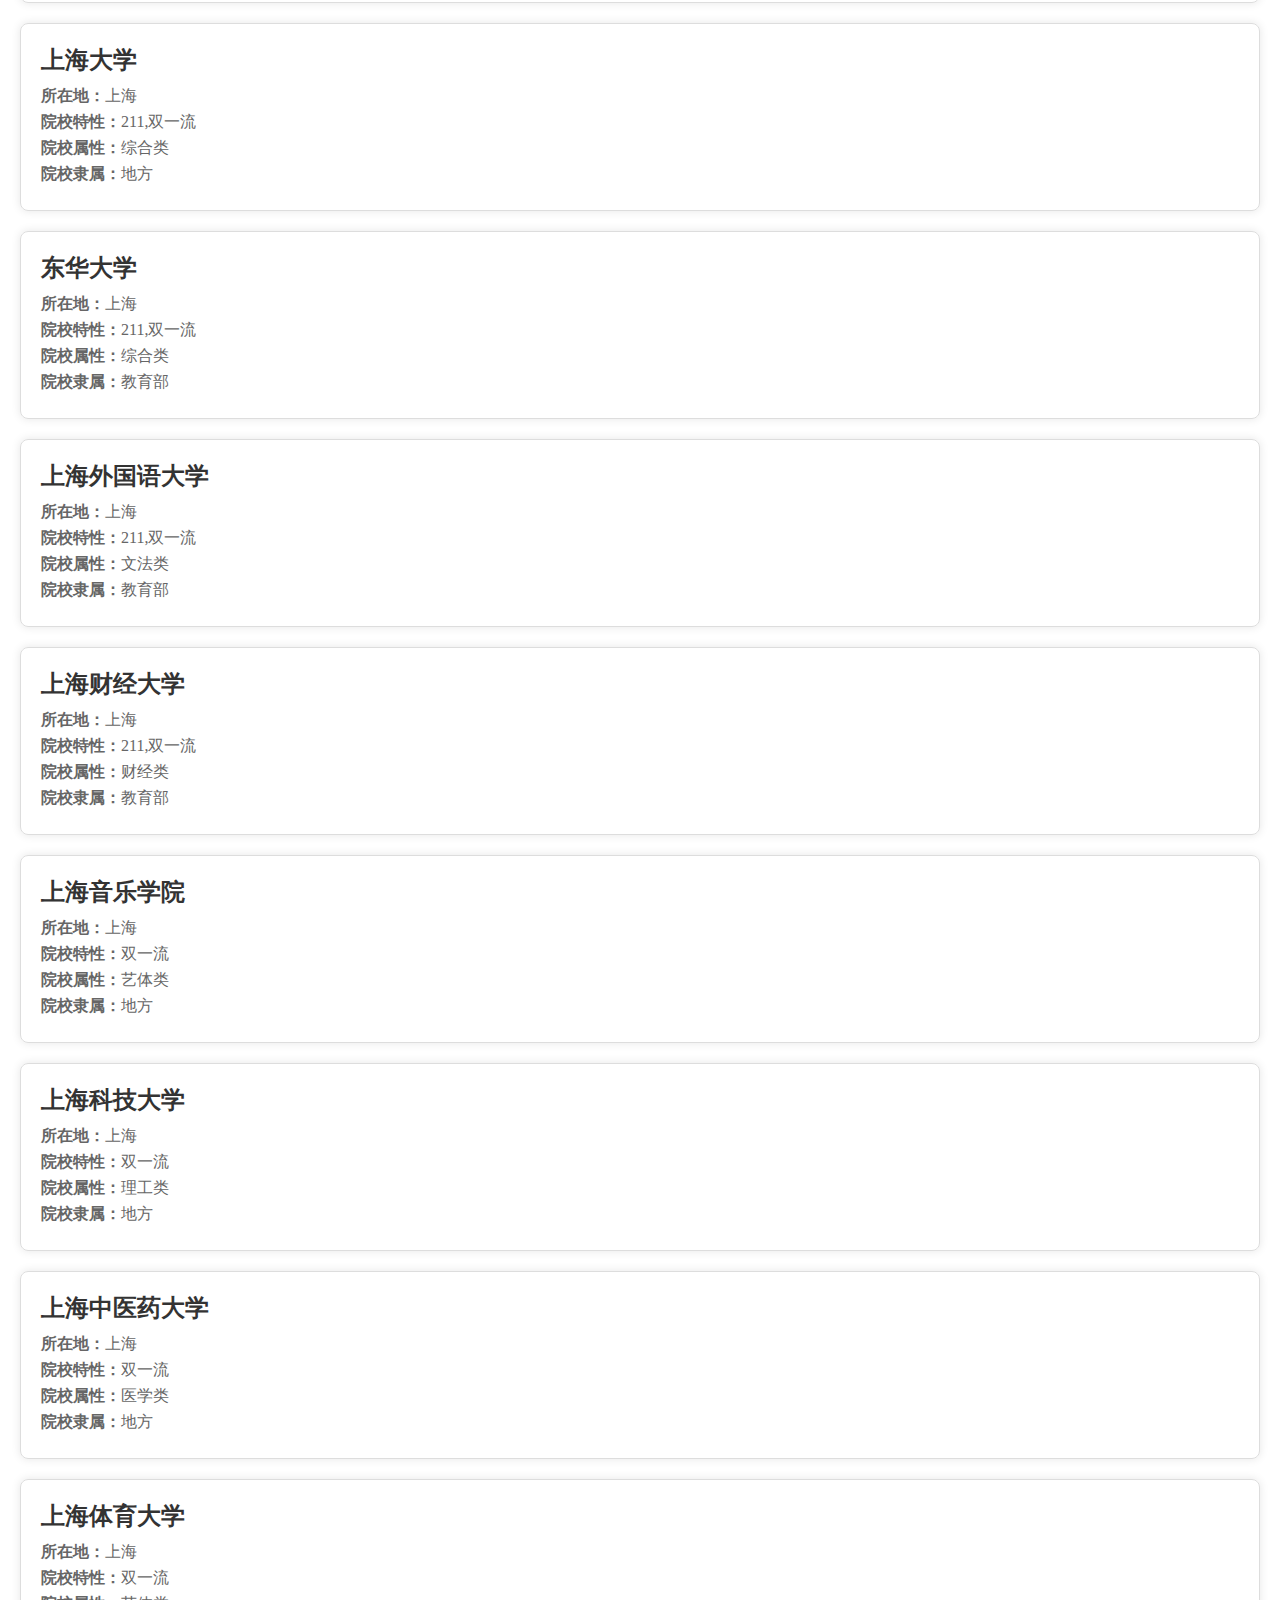
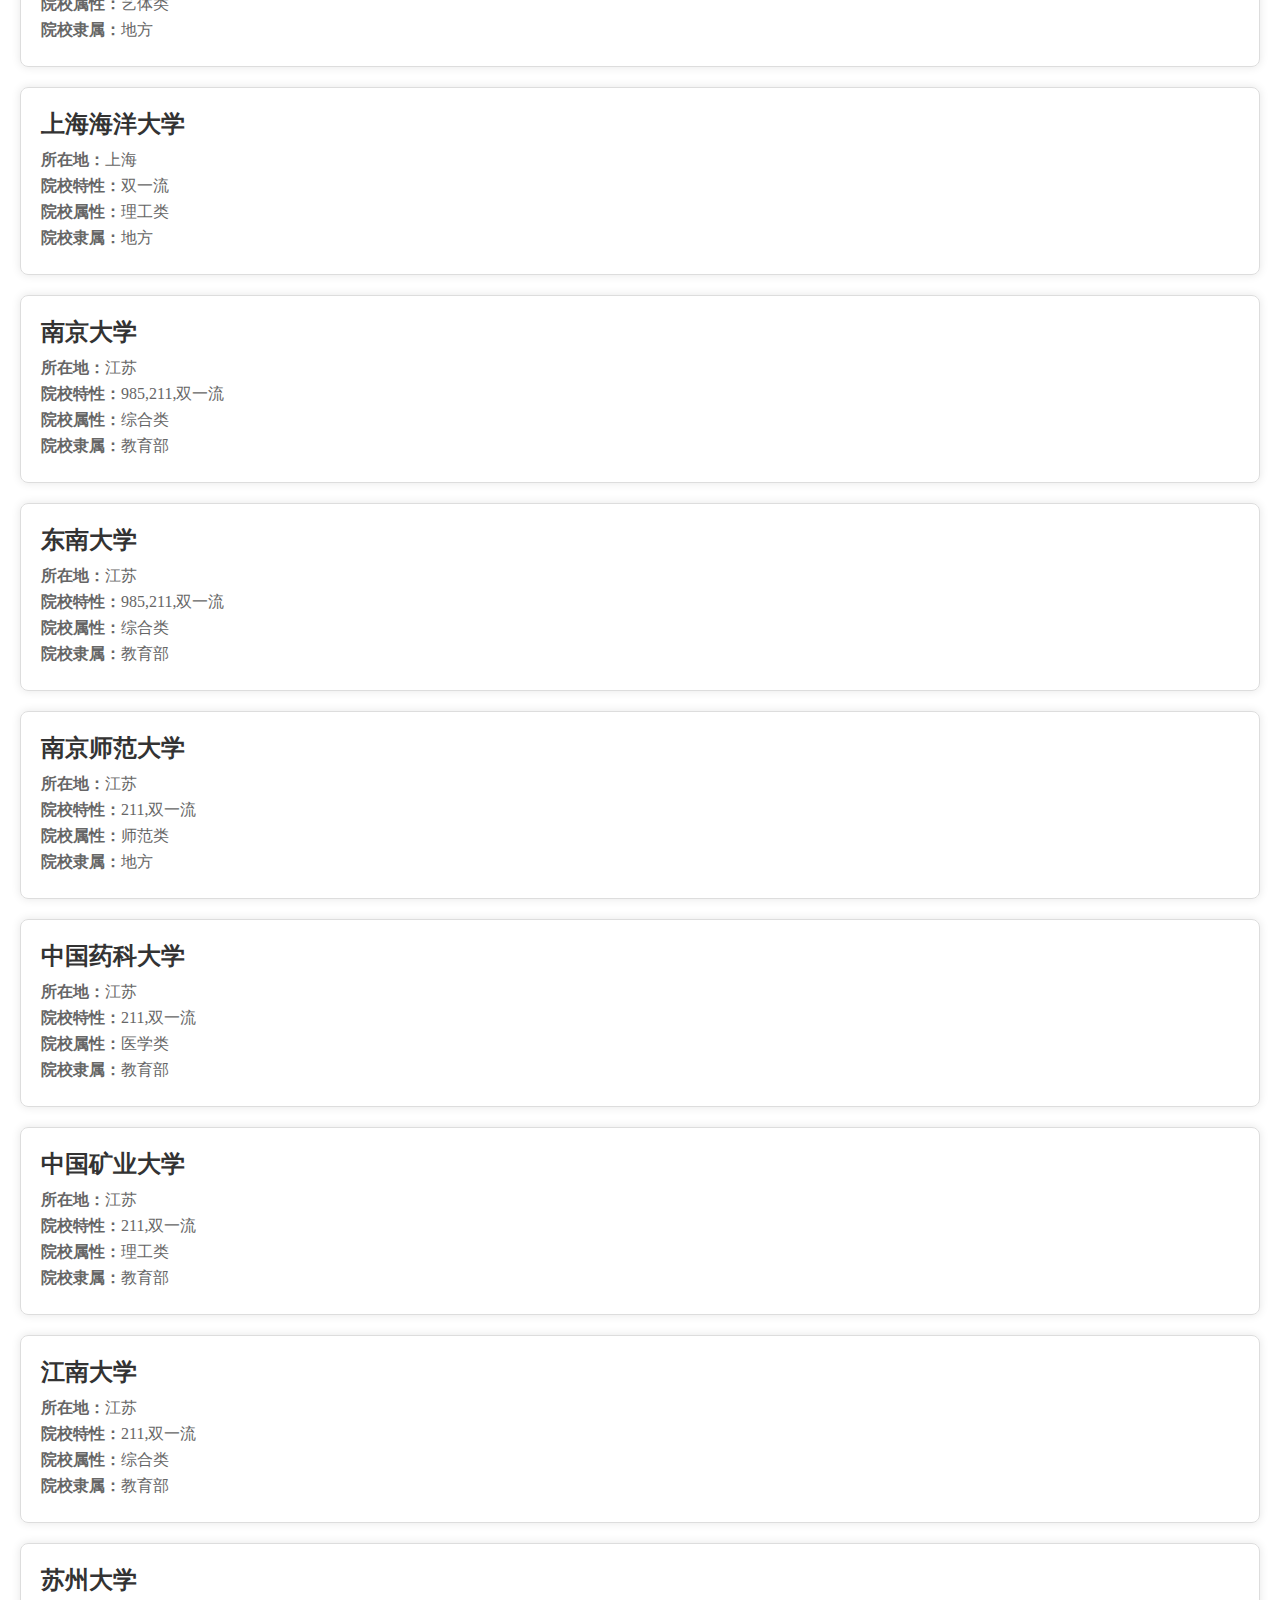
<file: school.html>
<!DOCTYPE html>
<html lang="en">

<head>
	<meta charset="UTF-8">
	<meta name="viewport" content="width=device-width, initial-scale=1.0">
	<link rel="stylesheet" href="./style.css">
	<title>高校筛选</title>
	<style>
		.navbar #school-icon::before {
			content: "";
			position: absolute;
			top: 0;
			left: 50%;
			width: 25%;
			height: 100%;
			background-color: #6bc3f3;
			opacity: 0.5;
			z-index: -1;
			border-radius: 10px;
			/* 添加圆角 */
			box-shadow: inset 0 0 10px rgba(0, 0, 0, 0.5);
			/* 内阴影，模拟立体效果 */
		}


		.filter {
			display: flex;
			justify-content: space-between;
			align-items: flex-start;
			/* 修改此行 */
			flex-wrap: wrap;
			padding: 20px;
			background-color: #f0f0f0;
			border-radius: 10px;
			box-shadow: 0 0 10px rgba(0, 0, 0, 0.1);
		}

		.filter-item {
			flex-basis: calc(25% - 20px);
			margin-bottom: 10px;
			flex-grow: 1;
			/* 新增此行 */
		}

		label {
			display: block;
			margin-bottom: 5px;
			font-weight: bold;
		}

		select {
			padding: 10px;
			font-size: 16px;
			width: 100%;
			border: 1px solid #ccc;
			border-radius: 5px;
			appearance: none;
			background-image: linear-gradient(45deg, transparent 50%, #6bc3f3 50%), linear-gradient(135deg, #6bc3f3 50%, transparent 50%);
			background-position: calc(100% - 20px) calc(1em + 2px), calc(100% - 15px) calc(1em + 2px);
			background-size: 5px 5px, 5px 5px;
			background-repeat: no-repeat;
		}



		.results {
			margin: 20px;
		}

		.university-info {
			border: 1px solid #ddd;
			border-radius: 8px;
			padding: 20px;
			margin-bottom: 20px;
			box-shadow: 0 0 10px rgba(0, 0, 0, 0.1);
			transition: all 0.3s ease;
			/* 添加过渡效果 */
		}

		.university-info:hover {
			transform: translateY(-5px);
			/* 悬停时稍微抬高 */
			box-shadow: 0 5px 15px rgba(0, 0, 0, 0.2);
			/* 增加阴影 */
		}

		.university-info h3 {
			margin: 0 0 10px;
			font-size: 24px;
			color: #333;
			/* 调整标题颜色 */
		}

		.university-info p {
			margin: 5px 0;
			font-size: 16px;
			color: #666;
			/* 调整文本颜色 */
		}

		.university-info img {
			width: 50px;
			/* 图片大小 */
			height: 50px;
			border-radius: 50%;
			/* 圆形图片 */
			margin-right: 10px;
		}


		h3 {
			margin-top: 0;
		}
	</style>
</head>


<body>
	<div class="filter">
		<div class="filter-item">
			<label for="location">所在地:</label>
			<select id="location">
				<option value="all">全部</option>
				<option value="北京">北京</option>
				<option value="天津">天津</option>
				<option value="河北">河北</option>
				<option value="山西">山西</option>
				<option value="内蒙古">内蒙古</option>
				<option value="辽宁">辽宁</option>
				<option value="吉林">吉林</option>
				<option value="黑龙江">黑龙江</option>
				<option value="上海">上海</option>
				<option value="江苏">江苏</option>
				<option value="浙江">浙江</option>
				<option value="安徽">安徽</option>
				<option value="福建">福建</option>
				<option value="江西">江西</option>
				<option value="山东">山东</option>
				<option value="河南">河南</option>
				<option value="湖北">湖北</option>
				<option value="湖南">湖南</option>
				<option value="广东">广东</option>
				<option value="广西">广西</option>
				<option value="海南">海南</option>
				<option value="重庆">重庆</option>
				<option value="四川">四川</option>
				<option value="贵州">贵州</option>
				<option value="云南">云南</option>
				<option value="西藏">西藏</option>
				<option value="陕西">陕西</option>
				<option value="甘肃">甘肃</option>
				<option value="青海">青海</option>
				<option value="宁夏">宁夏</option>
				<option value="新疆">新疆</option>
				<option value="香港">香港</option>
				<option value="澳门">澳门</option>
				<option value="台湾">台湾</option>

			</select>

		</div>
		<div class="filter-item">
			<label for="character">院校特性:</label>
			<select id="character">
				<option value="all">全部</option>
				<option value="985">985</option>
				<option value="211">211</option>
				<option value="双一流">双一流</option>
			</select>
		</div>
		<div class="filter-item">
			<label for="type">院校属性:</label>
			<select id="type">
				<option value="all">全部</option>
				<option value="综合类">综合类</option>
				<option value="理工类">理工类</option>
				<option value="文科类">文科类</option>
				<option value="艺术类">艺术类</option>
				<option value="民族类">民族类</option>
			</select>
		</div>
		<div class="filter-item">
			<label for="affiliation">院校隶属:</label>
			<select id="affiliation">
				<option value="all">全部</option>
				<option value="教育部">教育部</option>
				<option value="其它部委">其它部委</option>
				<option value="地方">地方</option>
			</select>
		</div>
	</div>
	<div class="results" id="results">
		<!-- 结果将通过 JavaScript 动态填充到这里 -->
	</div>
	<footer class="navbar">
		<a href="index.html">
			<span class="navbar-icon" id="home-icon"></span>
			<span>主 页</span>
		</a>
		<a href="class.html">
			<span class="navbar-icon" id="subject-icon"></span>
			<span>专 业</span>
		</a>
		<a href="school.html">
			<span class="navbar-icon" id="school-icon"></span>
			<span>院 校</span>
		</a>
		<a href="my.html">
			<span class="navbar-icon" id="mine-icon"></span>
			<span>我 的</span>
		</a>
	</footer>
	<script>
		document.addEventListener("DOMContentLoaded", function () {
		    const universitiesDataURL = 'school.json';
		    const resultsDiv = document.getElementById('results');
		    let universities = []; // 存储从 JSON 文件加载的高校数据
		
		    // 异步加载 JSON 文件
		    function loadJSON(callback) {
		        var xhr = new XMLHttpRequest();
		        xhr.overrideMimeType("application/json");
		        xhr.open('GET', 'school.json', true);
		        xhr.onreadystatechange = function () {
		            if (xhr.readyState === 4 && xhr.status == "200") {
		                callback(xhr.responseText);
		            }
		        };
		        xhr.send(null);
		    }
		    // 加载 JSON 数据并执行回调函数
		    loadJSON(function (response) {
		        universities = JSON.parse(response); // 修改此处，避免重新声明局部变量
		        displayResults(universities);
		    });
		
		    function displayResults(universities) {
		        resultsDiv.innerHTML = '';
		        if (universities.length === 0) {
		            resultsDiv.innerHTML = '<p>未找到符合条件的高校。</p>';
		        } else {
		            universities.forEach(university => {
		                const universityInfo = document.createElement('div');
		                universityInfo.classList.add('university-info');
		                universityInfo.innerHTML = `
		                    <h3>${university.name}</h3>
		                    <p><strong>所在地：</strong>${university.location}</p>
		                    <p><strong>院校特性：</strong>${university.character}</p>
		                    <p><strong>院校属性：</strong>${university.type}</p>
		                    <p><strong>院校隶属：</strong>${university.affiliation}</p>
		                `;
		                resultsDiv.appendChild(universityInfo);
		            });
		        }
		    }
		
		    function filterUniversities() {
		        const locationSelect = document.getElementById('location');
		        const characterSelect = document.getElementById('character');
		        const typeSelect = document.getElementById('type');
		        const affiliationSelect = document.getElementById('affiliation');
		
		        const locationValue = locationSelect.value;
		        const characterValue = characterSelect.value;
		        const typeValue = typeSelect.value;
		        const affiliationValue = affiliationSelect.value;
		
		        const filteredUniversities = universities.filter(university => {
		            return (locationValue === 'all' || university.location === locationValue) &&
		                (characterValue === 'all' || university.character.includes(characterValue)) &&
		                (typeValue === 'all' || university.type === typeValue) &&
		                (affiliationValue === 'all' || university.affiliation === affiliationValue);
		        });
		
		        displayResults(filteredUniversities);
		    }
		
		    // Event listeners for filter options
		    // Ensure you have defined these elements in your HTML
		    document.getElementById('location').addEventListener('change', filterUniversities);
		    document.getElementById('character').addEventListener('change', filterUniversities);
		    document.getElementById('type').addEventListener('change', filterUniversities);
		    document.getElementById('affiliation').addEventListener('change', filterUniversities);
		});

	</script>
</body>

</html>
</file>
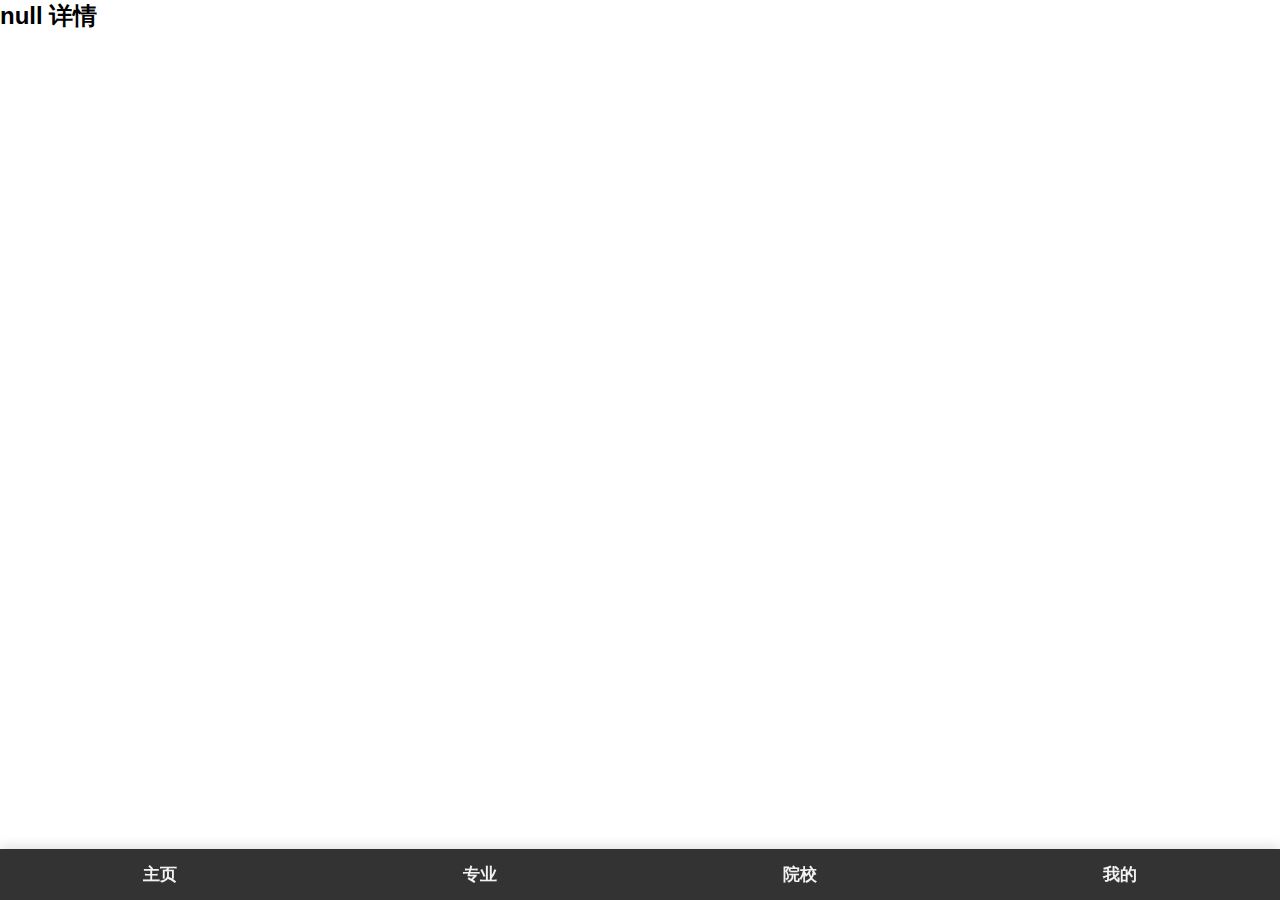
<file: subject-details.html>
<!DOCTYPE html>
<html lang="en">
	<head>
		<meta charset="UTF-8">
		<meta name="viewport" content="width=device-width, initial-scale=1.0">
		<link rel="stylesheet" href="./style.css">

		<title>专业详情</title>
		<style>
			body {
				font-family: Arial, sans-serif;
				display: flex;
				margin: 0;
				/* 重置默认的页面边距 */
				padding-bottom: 60px;
			}

			h2 {
				margin-top: 0;
			}

			.navbar {
				background-color: #333;
				display: flex;
				/* 使用 Flexbox 布局 */
				justify-content: space-around;
				/* 平均分配空间 */
				align-items: center;
				/* 垂直居中 */
				position: fixed;
				bottom: 0;
				width: 100%;
				z-index: 999;
				/* 保证在顶部 */
			}

			.navbar a {
				color: #f2f2f2;
				text-align: center;
				padding: 14px 20px;
				text-decoration: none;
				font-size: 17px;
			}

			.navbar a:hover {
				background-color: #ddd;
				color: black;
			}

			/* 媒体查询，适应较小屏幕 */
			@media only screen and (max-width: 600px) {
				.navbar {
					justify-content: space-between;
					/* 将链接放在两端 */
				}

				.navbar a {
					flex-grow: 1;
					/* 充满剩余空间 */
				}
			}
		</style>
	</head>
	<body>

		<h2 id="subjectTitle">专业详情</h2>

		<div id="detailsArea">
			<!-- 用 JavaScript 填充此部分 -->
		</div>
		<footer class="navbar">
			<a href="index.html">
				<span>主页</span>
			</a>
			<a href="class.html">
				<span>专业</span>
			</a>
			<a href="school.html">
				<span>院校</span>
			</a>
			<a href="my.html">
				<span>我的</span>
			</a>
		</footer>
		<script>
			// 从 URL 获取传递的参数
			var urlParams = new URLSearchParams(window.location.search);
			var subjectName = urlParams.get('subject');
			var subjectTitle = document.getElementById('subjectTitle');
			subjectTitle.textContent = subjectName + " 详情";

			// 在此处可以根据传递的参数加载相应的数据或进行其他处理
		</script>

	</body>
</html>
</file>
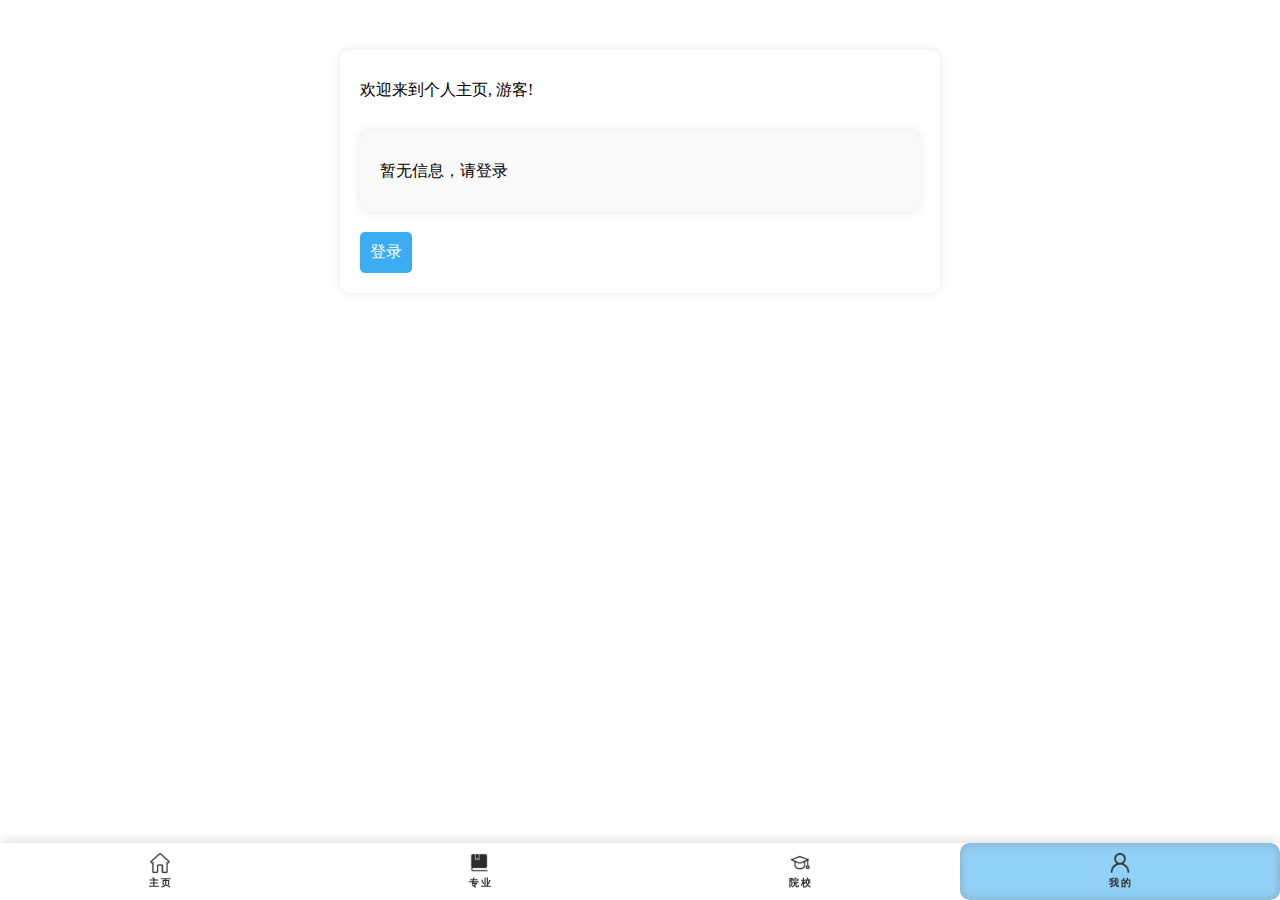
<file: unpackage/cache/wgt/H5779F4F8/my.html>
<!DOCTYPE html>
<html lang="en">

<head>
	<meta charset="UTF-8">
	<meta name="viewport" content="width=device-width, initial-scale=1.0">
	<link rel="stylesheet" href="./style.css">

	<title>User Profile Page</title>

	<style>
		/* 以下是底部导航栏设置 */
		.navbar #mine-icon::before {
			content: "";
			position: absolute;
			top: 0;
			left: 75%;
			width: 25%;
			height: 100%;
			background-color: #27a4f1;
			opacity: 0.5;
			z-index: -1;
			border-radius: 10px;
			/* 添加圆角 */
			box-shadow: inset 0 0 10px rgba(0, 0, 0, 0.5);
			/* 内阴影，模拟立体效果 */
		}

		.container {
			margin: 50px auto;
			padding: 20px;
			max-width: 600px;
			background-color: #fff;
			box-shadow: 0 0 10px rgba(0, 0, 0, 0.1);
			border-radius: 10px;
			display: flex;
			flex-direction: column;
			/* 将容器设置为列布局 */
		}

		.container p {
			margin: 10px 0;
		}

		#userDetails {
			margin-top: 20px;
			padding: 20px;
			background-color: #f9f9f9;
			border-radius: 10px;
			box-shadow: 0 0 10px rgba(0, 0, 0, 0.1);
			transition: transform 0.3s ease, box-shadow 0.3s ease;
		}

		#userDetails:hover {
			transform: translateY(-5px);
			box-shadow: 0 10px 20px rgba(0, 0, 0, 0.2);
		}


		button {
 			width: auto;
			padding: 10px;
			margin-top: 20px;
			border: none;
			border-radius: 5px; 
			background-color: #27a4f1;
			color: #fff;
			opacity: 0.9;
			font-size: 16px;
			cursor: pointer;
			transition: background-color 0.3s ease;
		}

		button:hover {
			background-color: #1e90ff;
		}
	</style>
</head>

<body>

	<div class="container">
		<p>欢迎来到个人主页, <span id="username"></span>!</p>
		<div id="userDetails">
			<!-- 用户详细信息将在这里动态显示 -->
		</div>

		<div id="loginLogoutButtons">
			<!-- 登录/退出按钮将在这里显示 -->
		</div>
	</div>

	<footer class="navbar">
		<a href="index.html">
			<span class="navbar-icon" id="home-icon"></span>
			<span>主 页</span>
		</a>
		<a href="class.html">
			<span class="navbar-icon" id="subject-icon"></span>
			<span>专 业</span>
		</a>
		<a href="school.html">
			<span class="navbar-icon" id="school-icon"></span>
			<span>院 校</span>
		</a>
		<a href="my.html">
			<span class="navbar-icon" id="mine-icon"></span>
			<span>我 的</span>
		</a>
	</footer>

	<script>
        document.addEventListener("DOMContentLoaded", function() {
            // Fetch user data from JSON file
            fetch('users.json')
                .then(response => response.json())
                .then(users => {
                    // 获取浏览器本地存储的用户名
                    var username = localStorage.getItem("username");

                    // 查找匹配的用户数据
                    var userDetails = users.find(function(user) {
                        return user.username === username;
                    });

                    // If userDetails found, display details
                    if (userDetails) {
                        document.getElementById("username").textContent = userDetails.fullName;

                        var userDetailsHTML = "<p>邮箱: " + userDetails.email + "</p>";
                        userDetailsHTML += "<p>签名: " + userDetails.bio + "</p>";

                        document.getElementById("userDetails").innerHTML = userDetailsHTML;

                        // 显示退出按钮
                        var logoutButton = document.createElement("button");
                        logoutButton.textContent = "退出登录";
                        logoutButton.onclick = logout;
                        document.getElementById("loginLogoutButtons").appendChild(logoutButton);
                    } else {
                        document.getElementById("username").textContent = "游客";

                        // 显示暂无信息
                        var noInfoMessage = "<p>暂无信息，请登录</p>";
                        document.getElementById("userDetails").innerHTML = noInfoMessage;

                        // 显示登录按钮
                        var loginButton = document.createElement("button");
                        loginButton.textContent = "登录";
                        loginButton.onclick = function() {
                            window.location.href = "sign.html"; // 这里需要重定向到登录页面的路径
                        };
                        document.getElementById("loginLogoutButtons").appendChild(loginButton);
                    }
                })
                .catch(error => console.error('Error fetching user data:', error));
        });

        // 退出登录函数
        function logout() {
            // 清除浏览器本地存储的用户名
            localStorage.removeItem("username");
            // 重定向到本地的 index.html 页面
            window.location.href = "index.html";
        }
    </script>
</body>

</html>
</file>
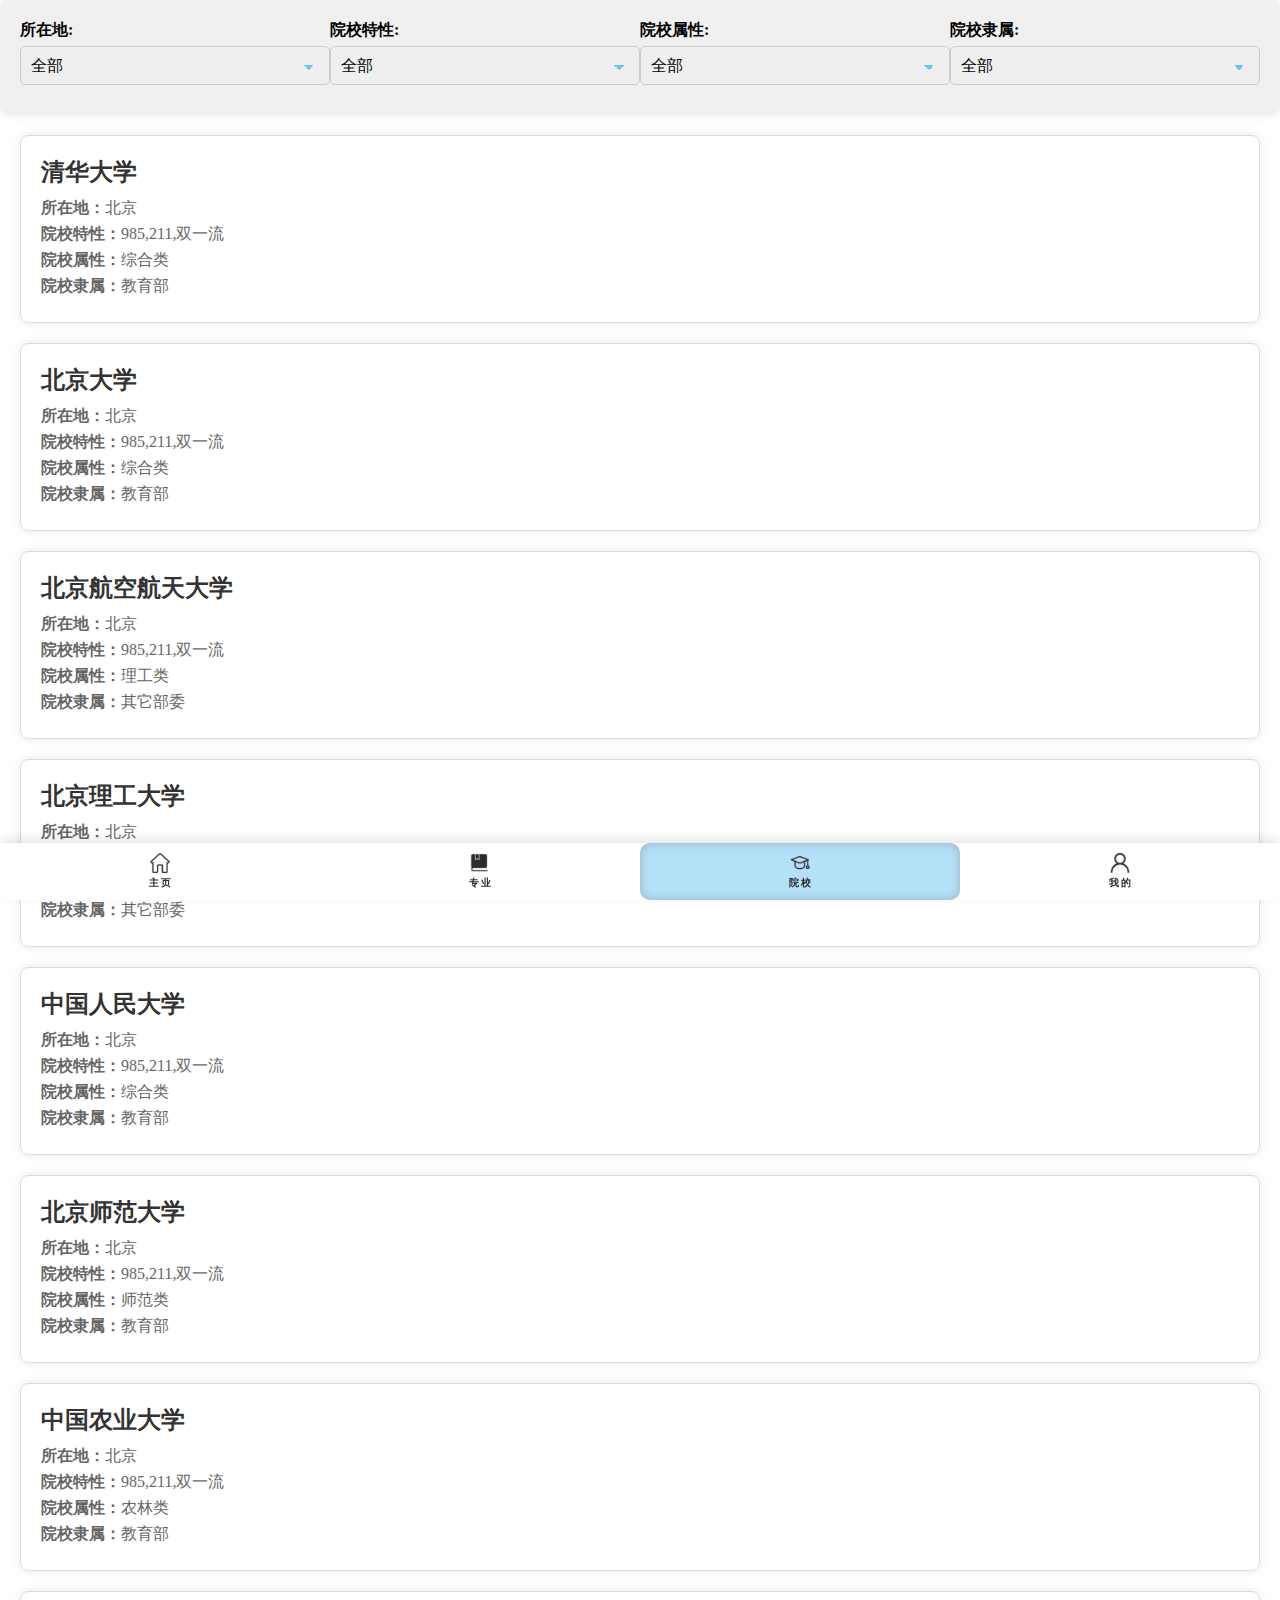
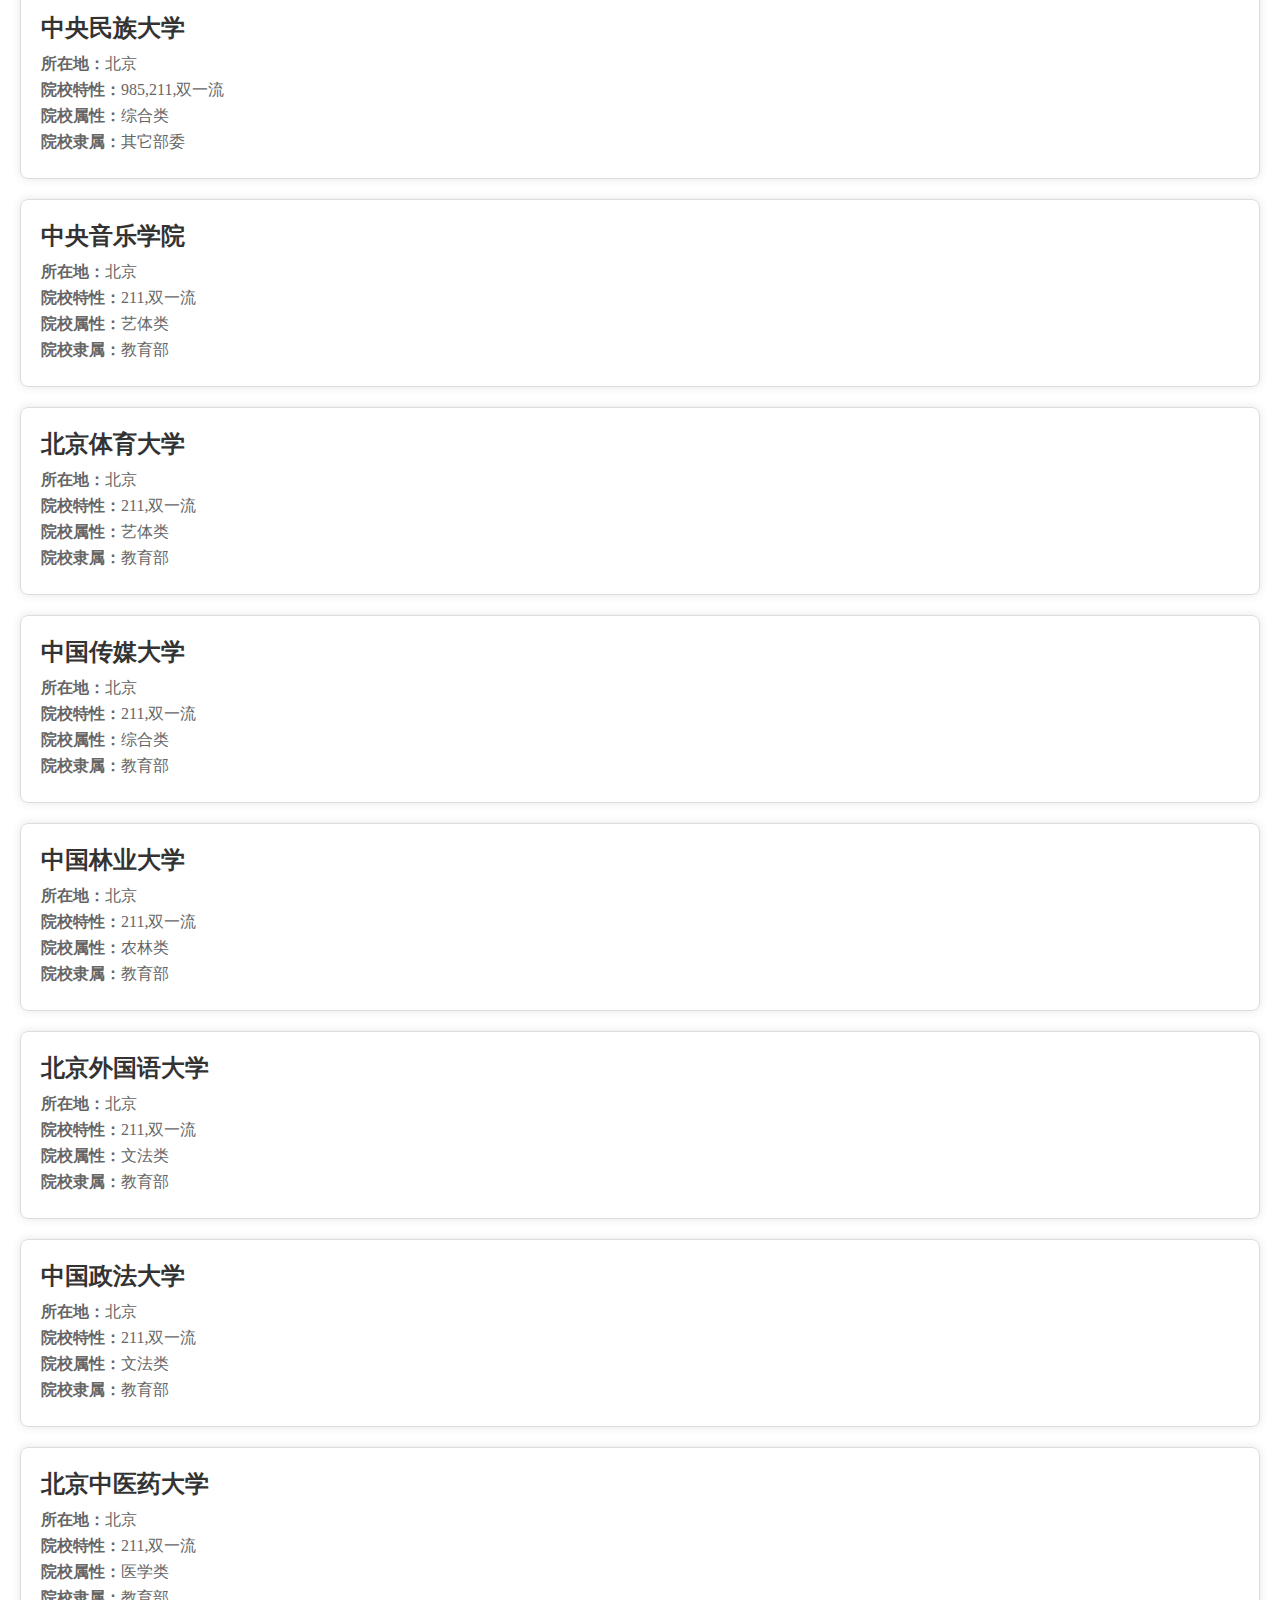
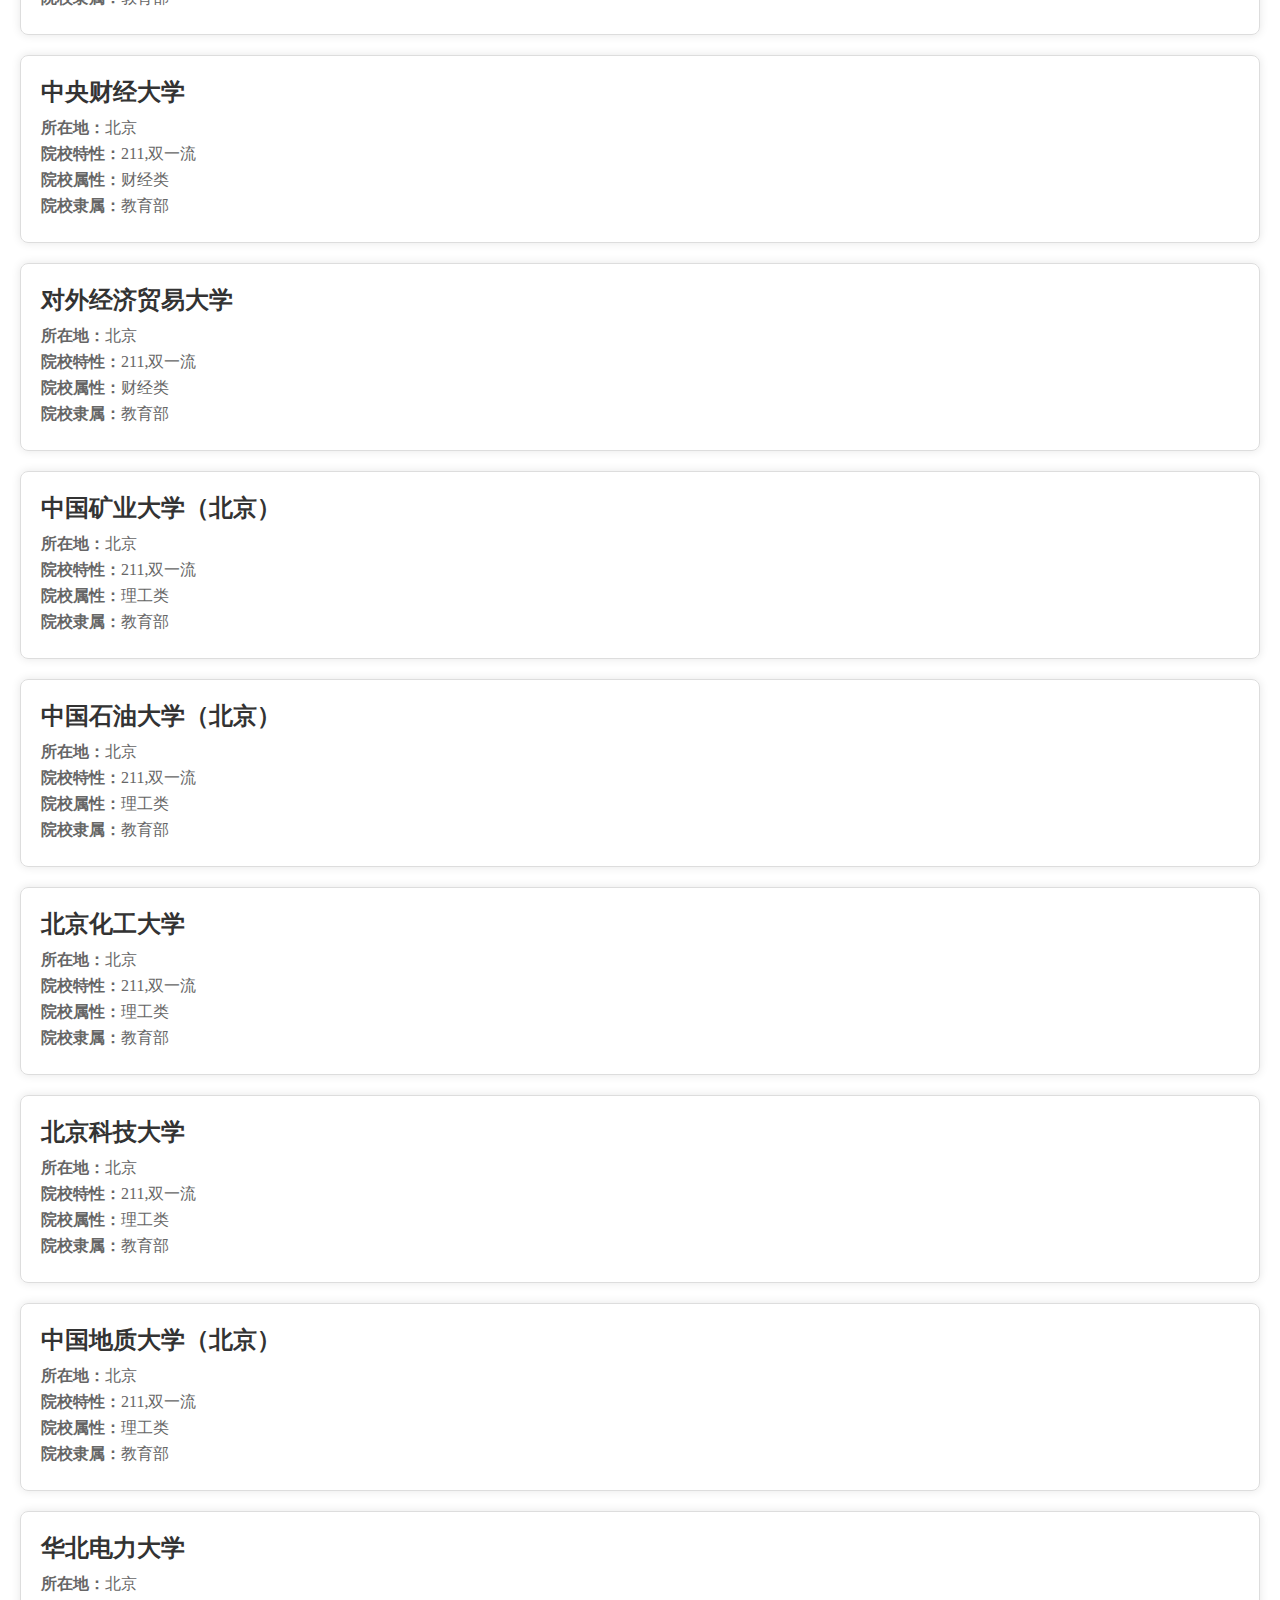
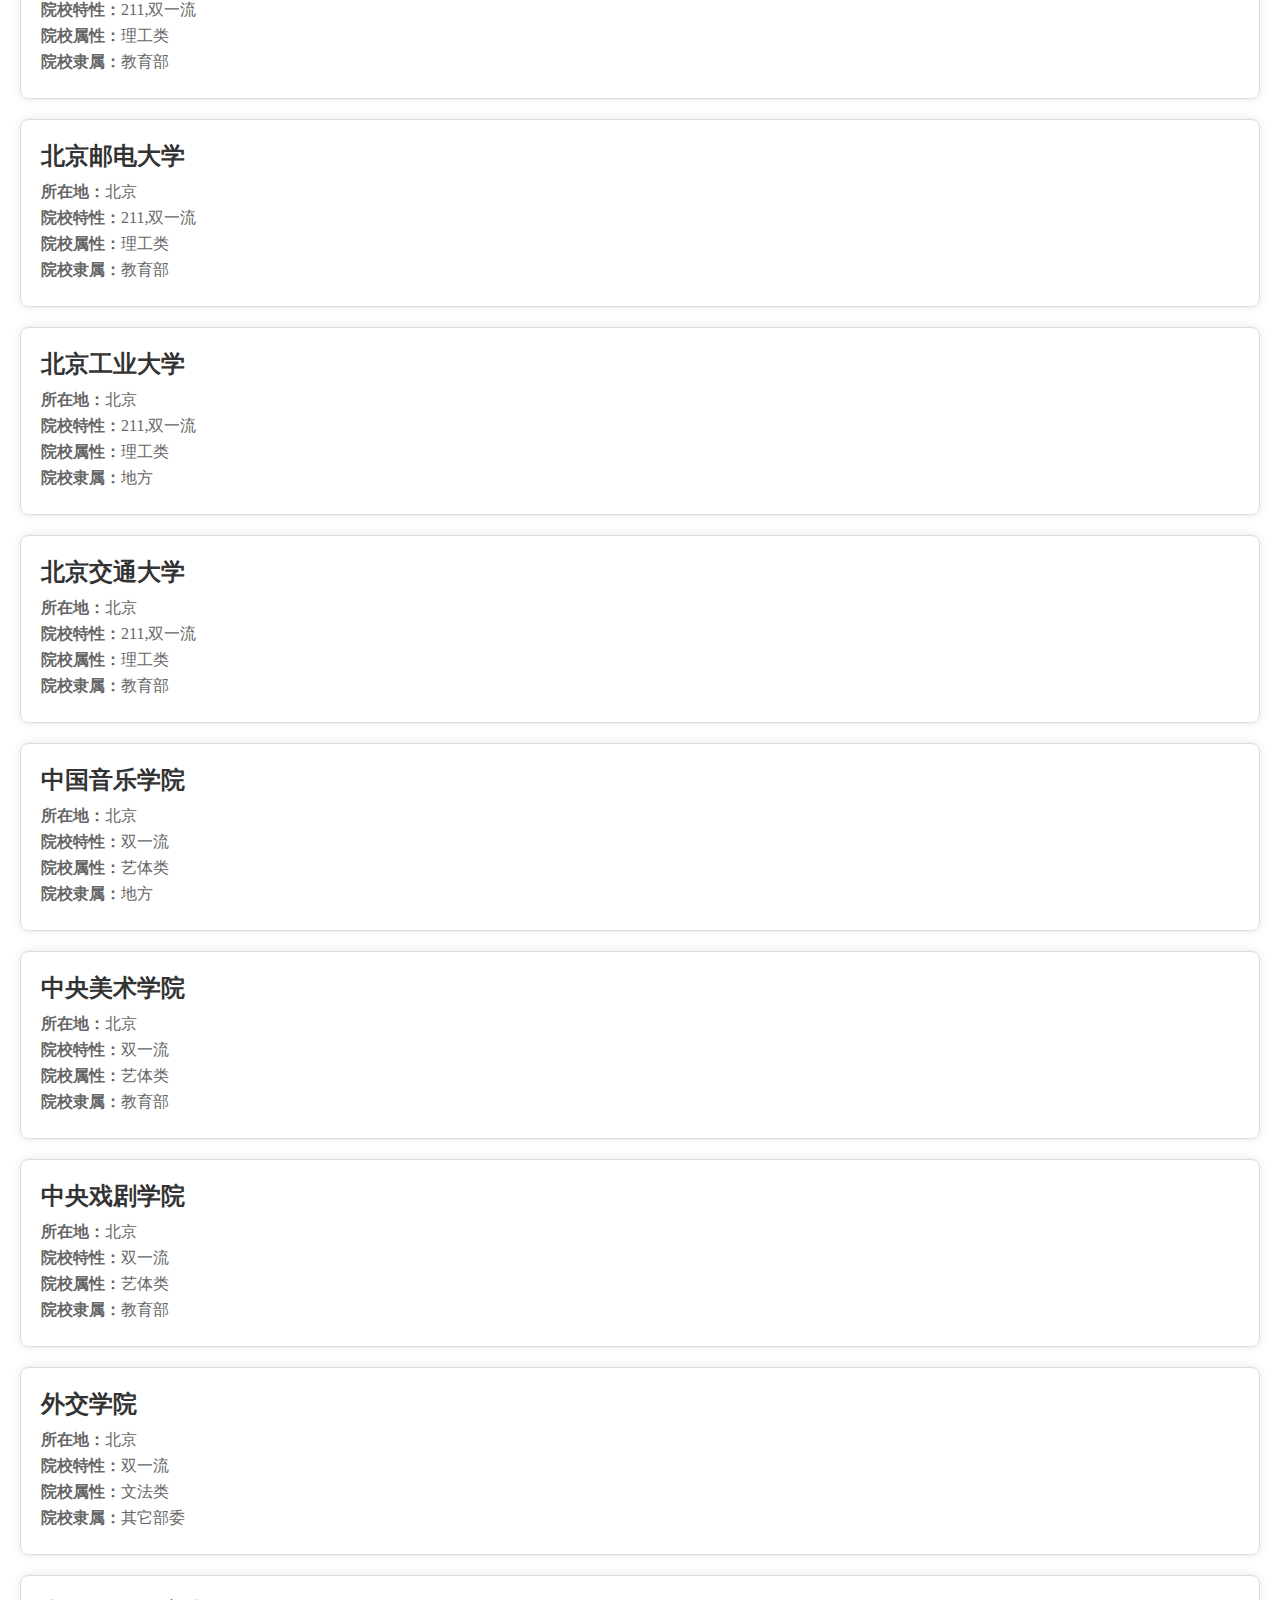
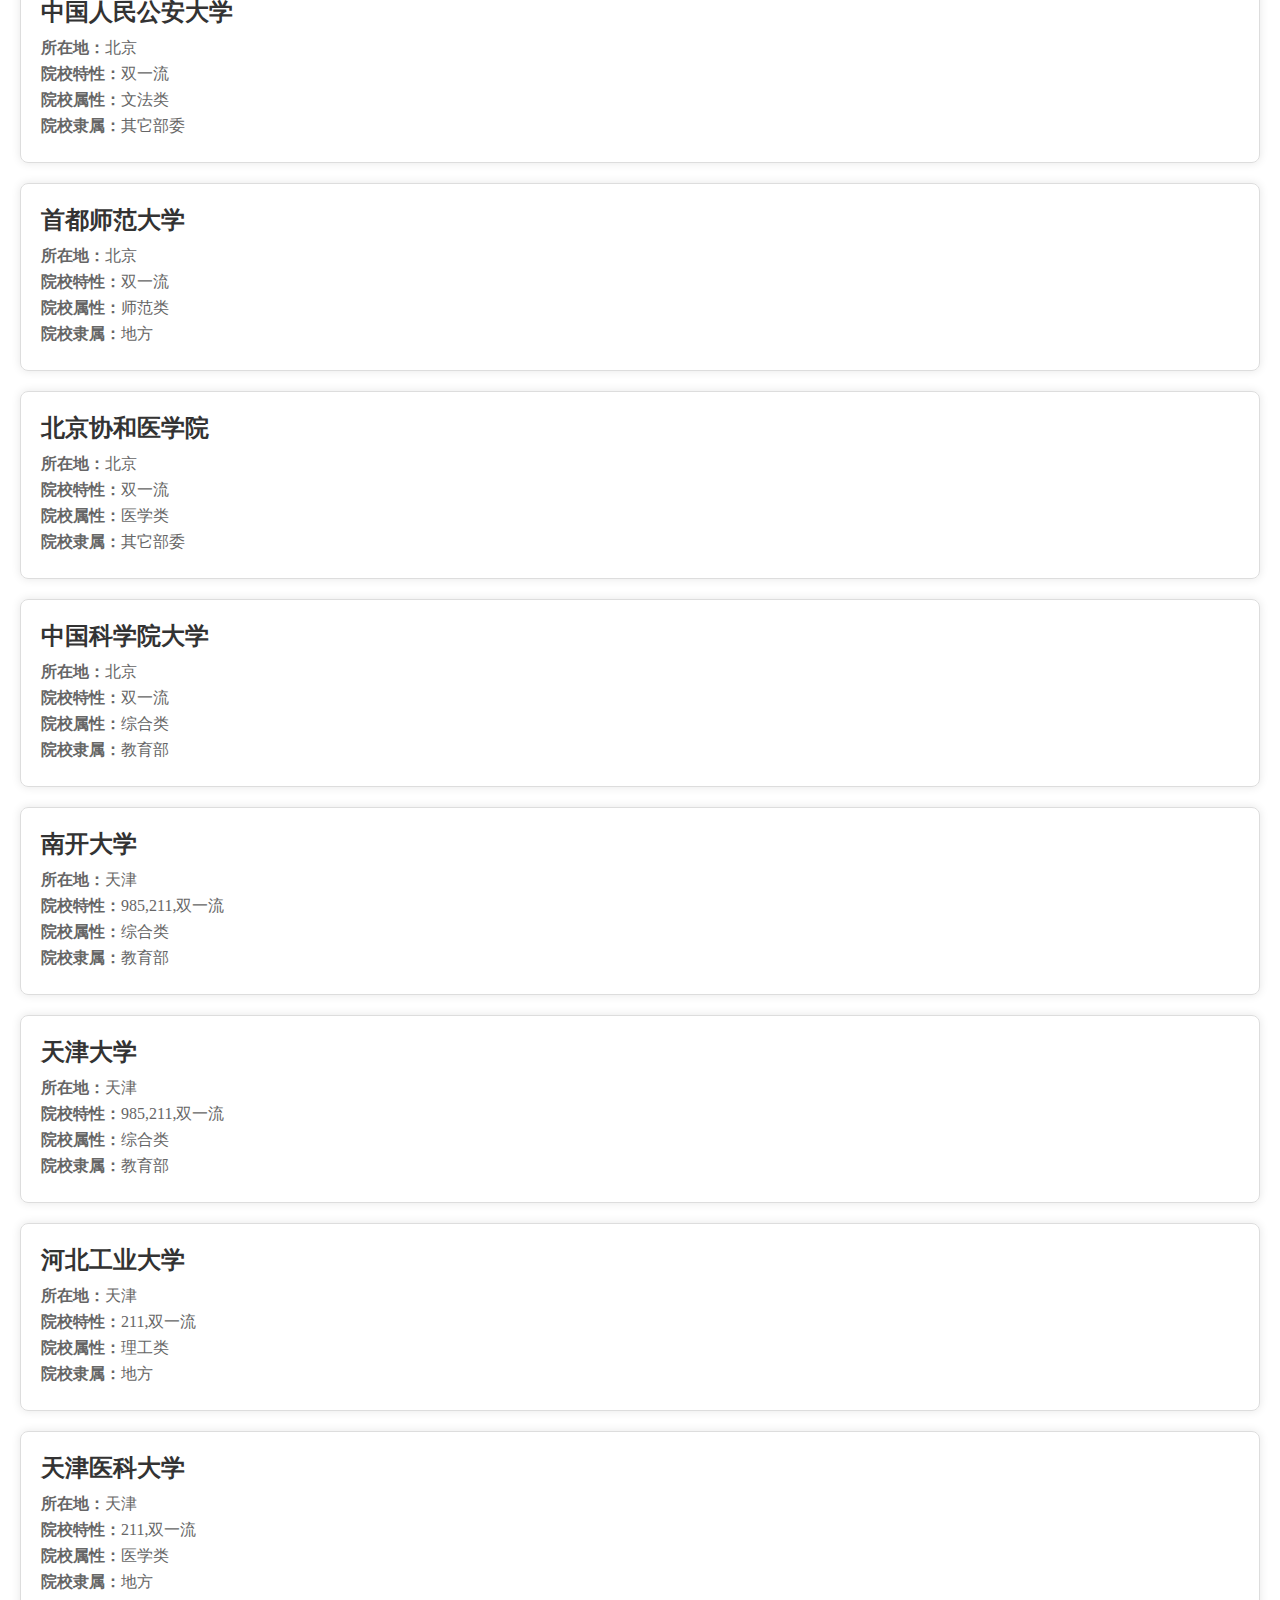
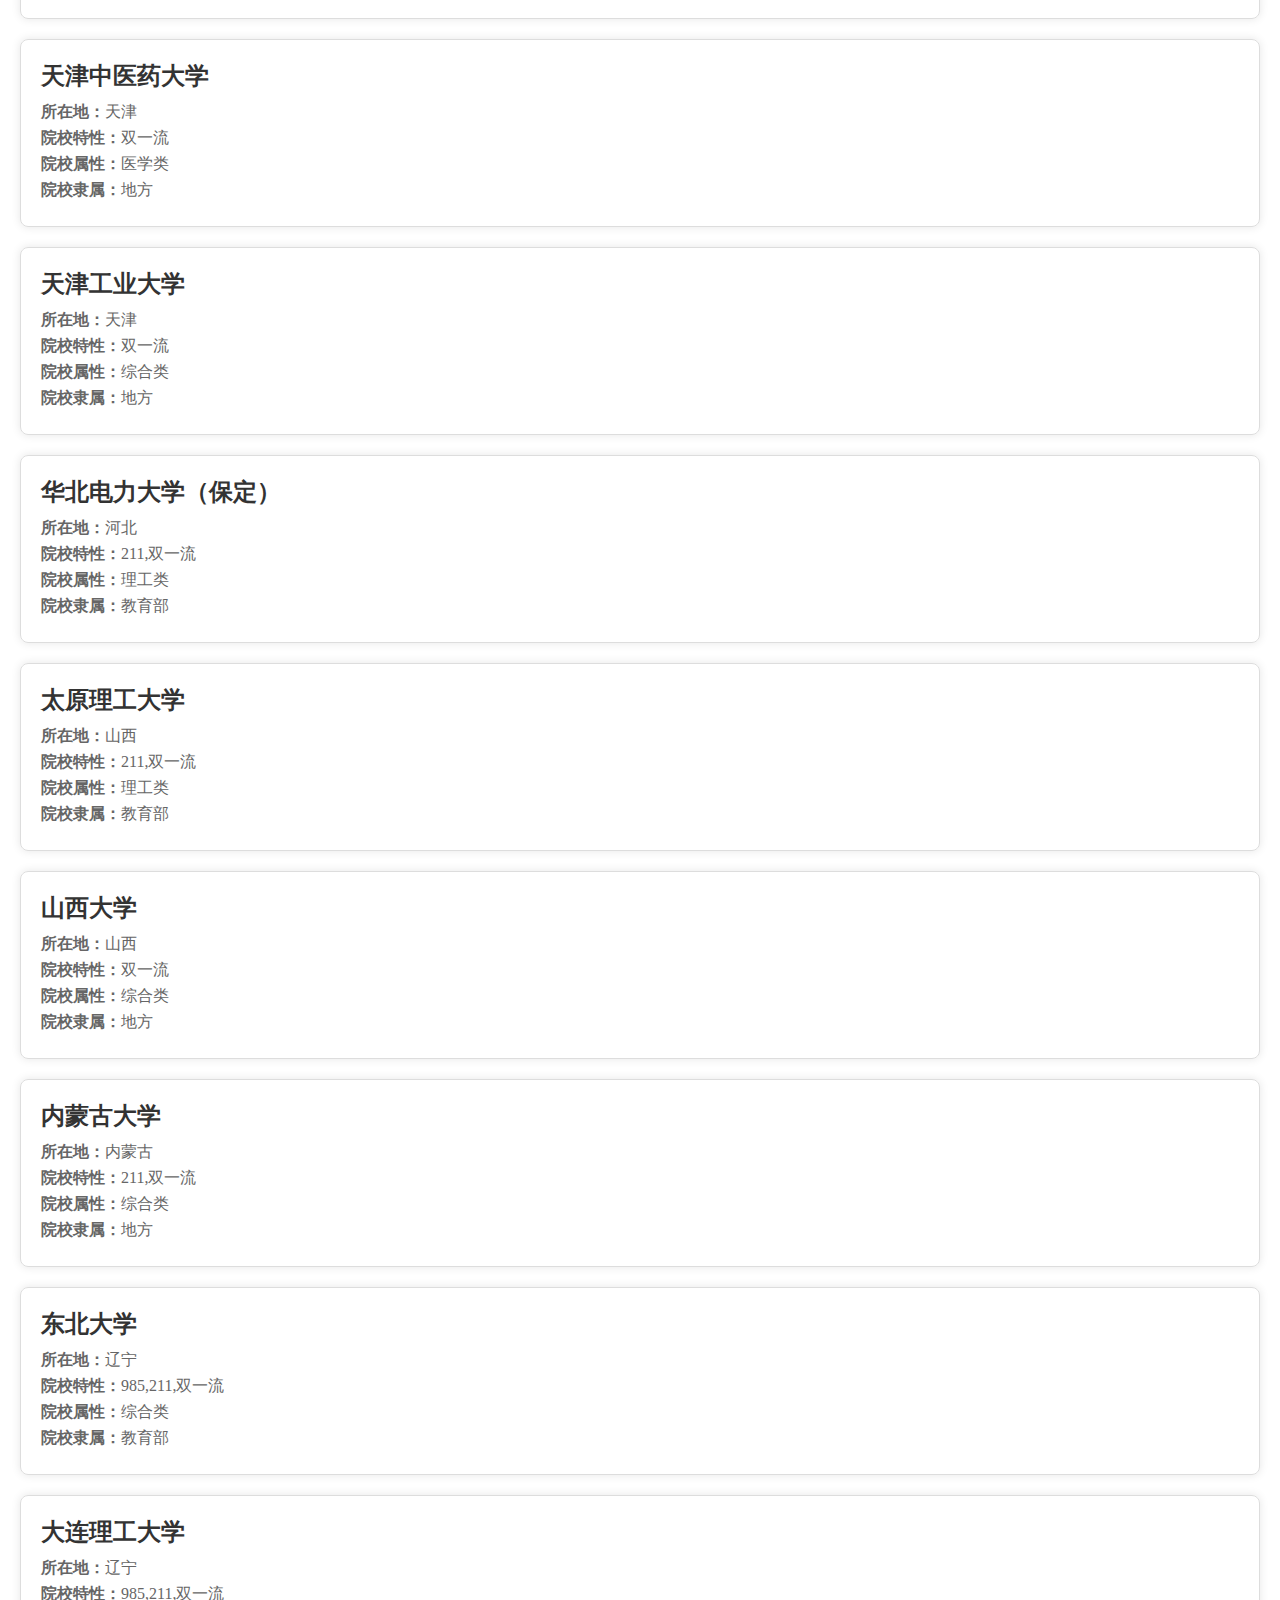
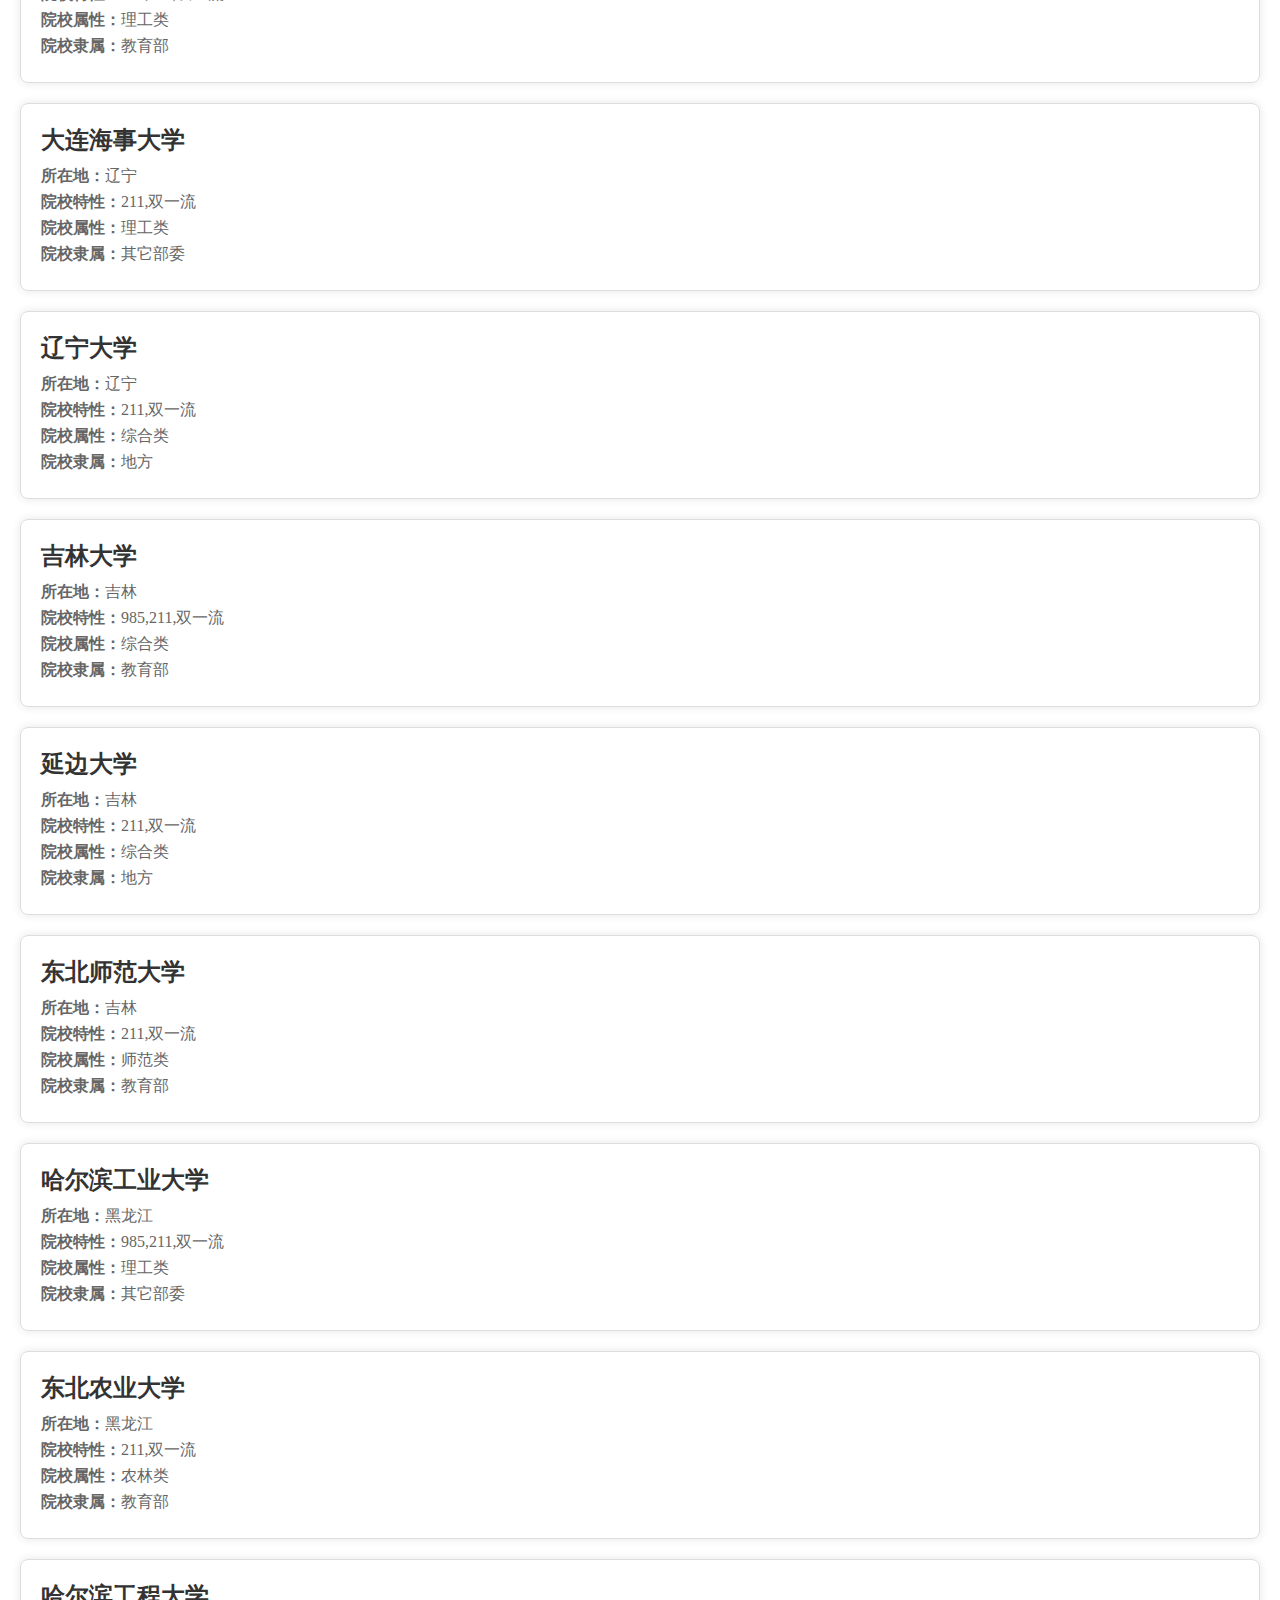
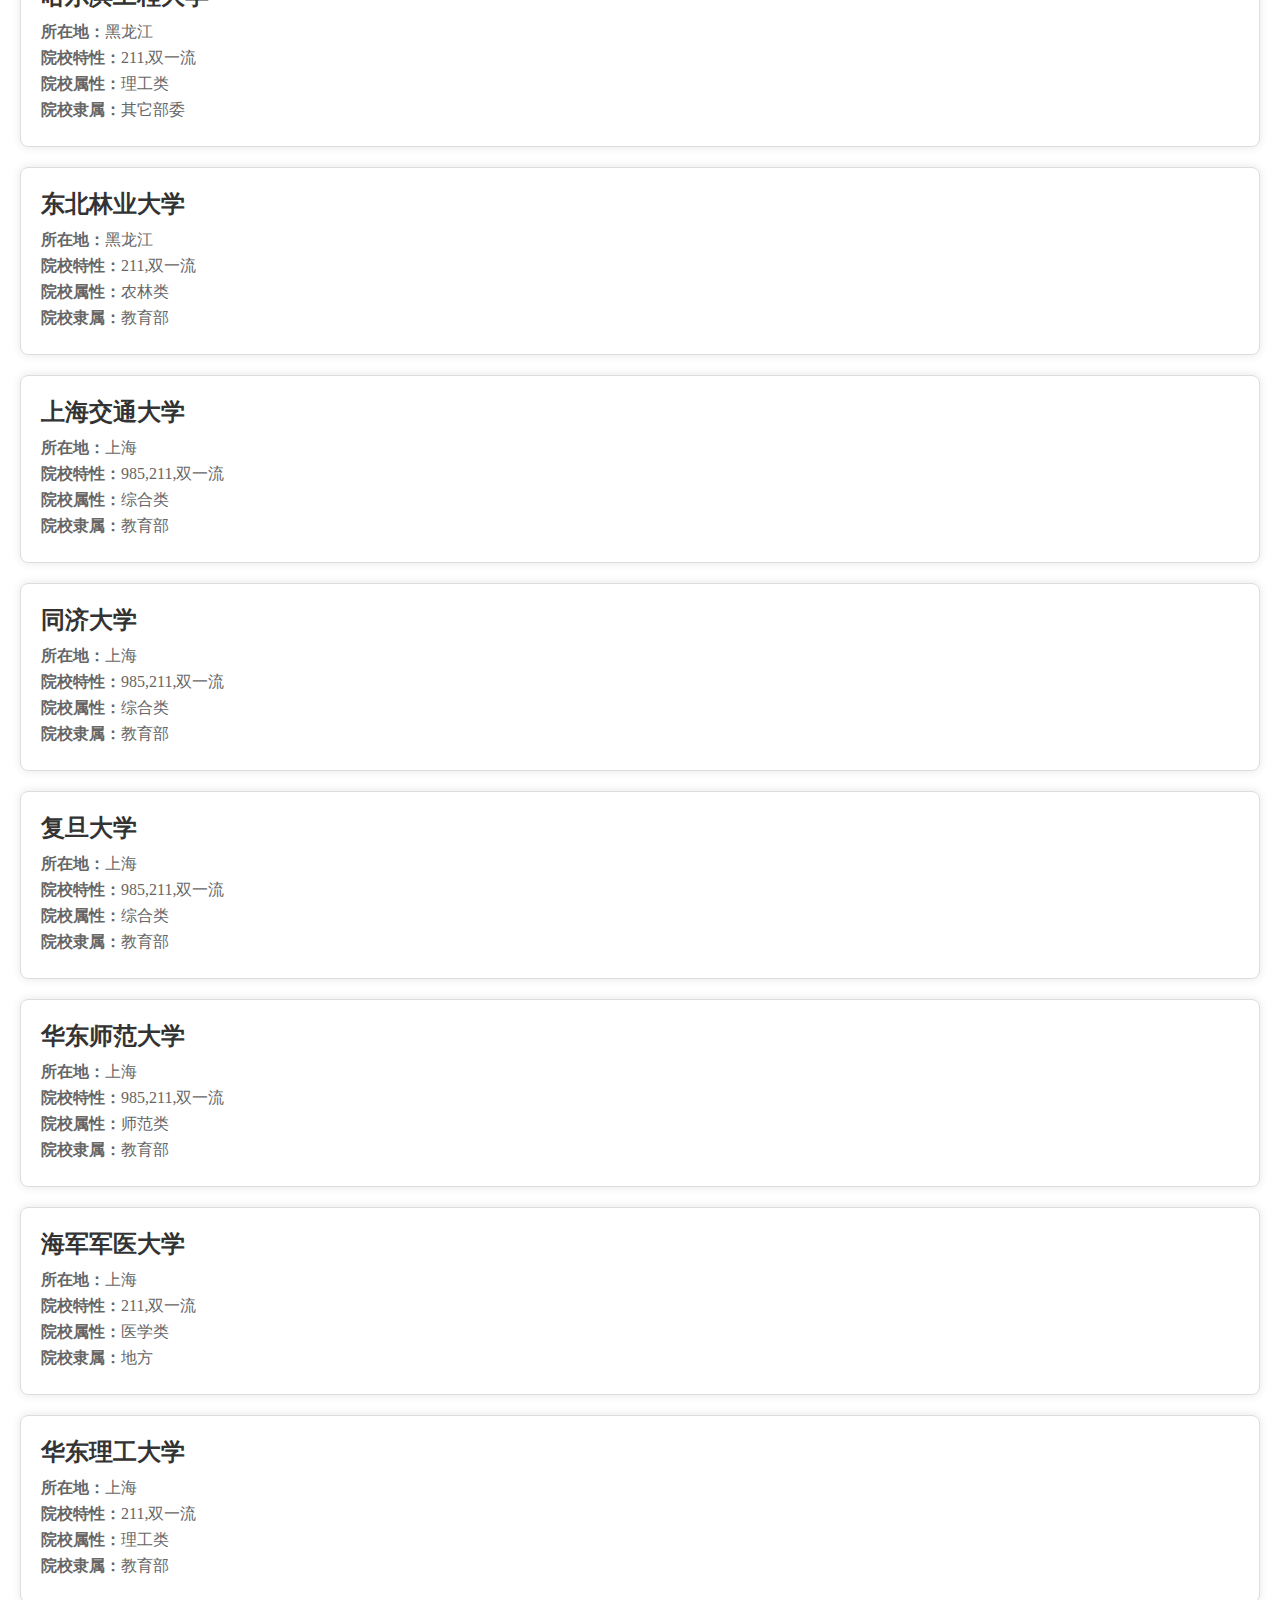
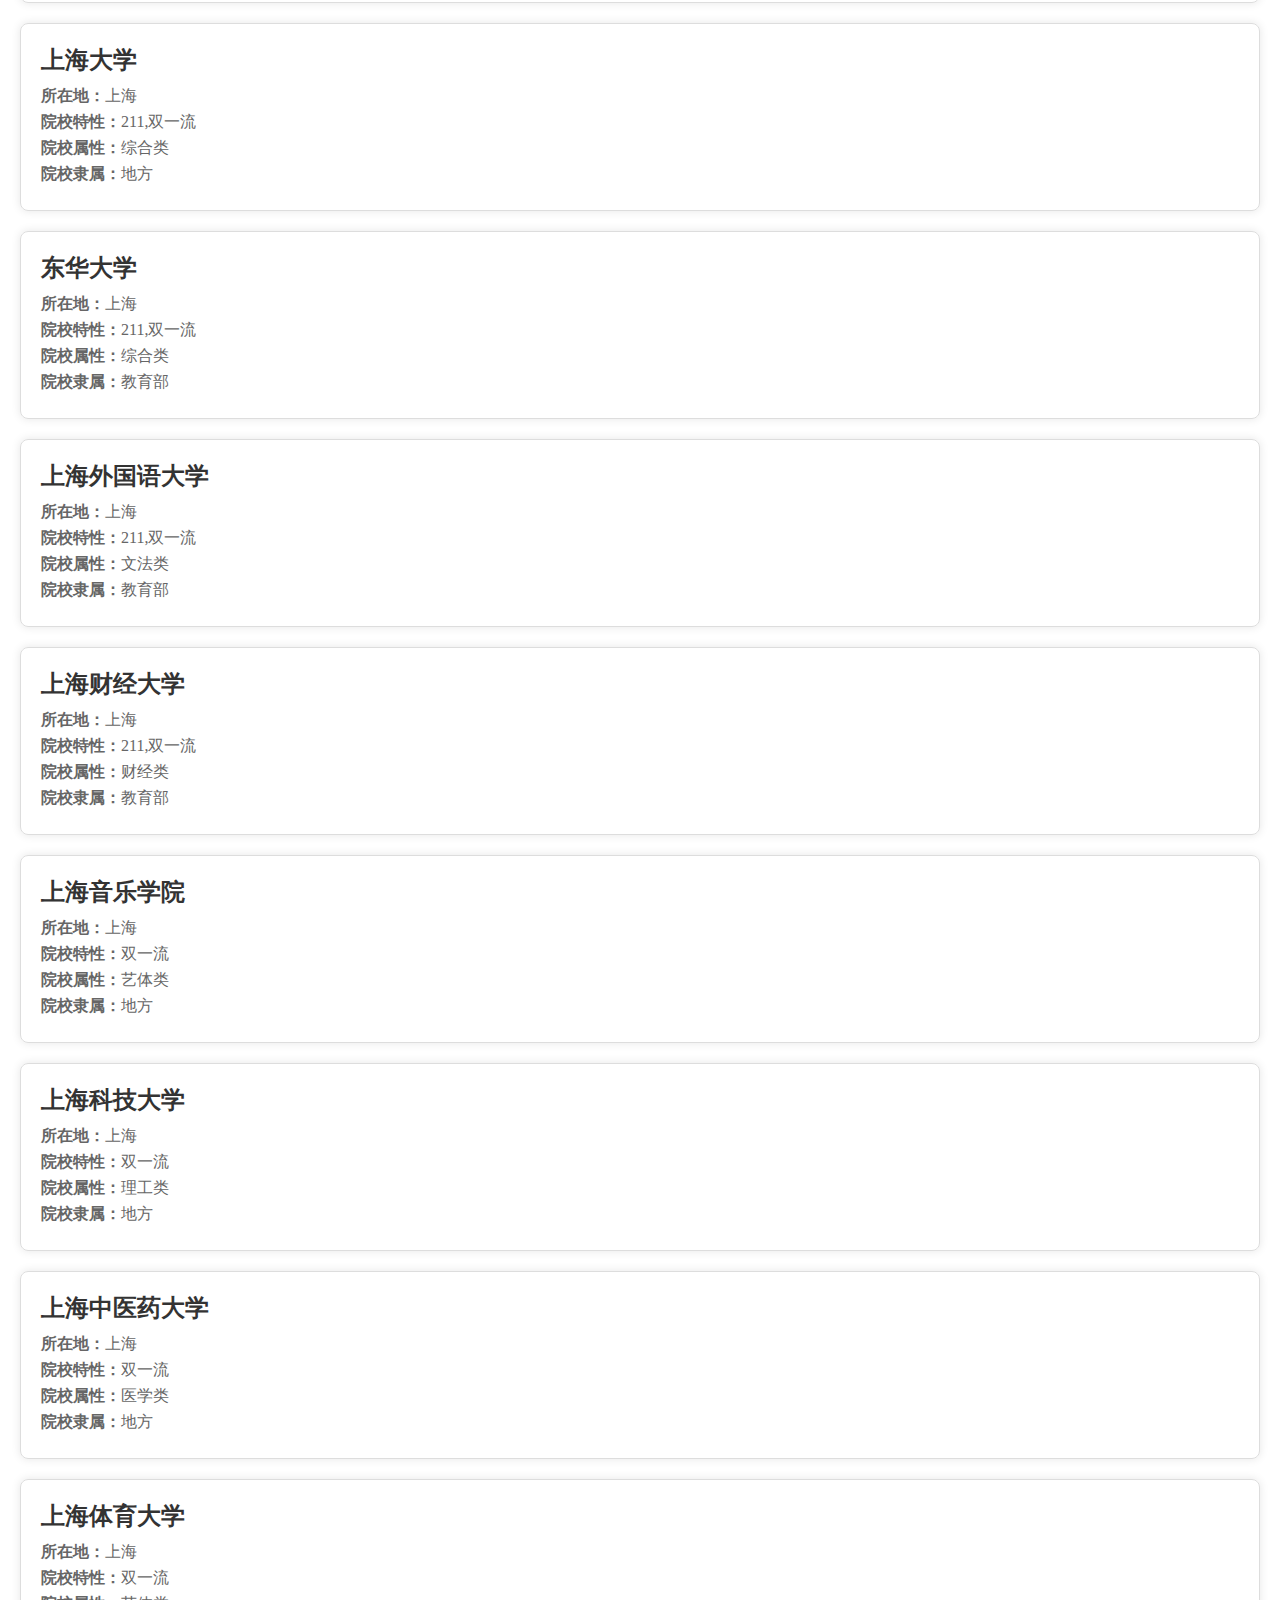
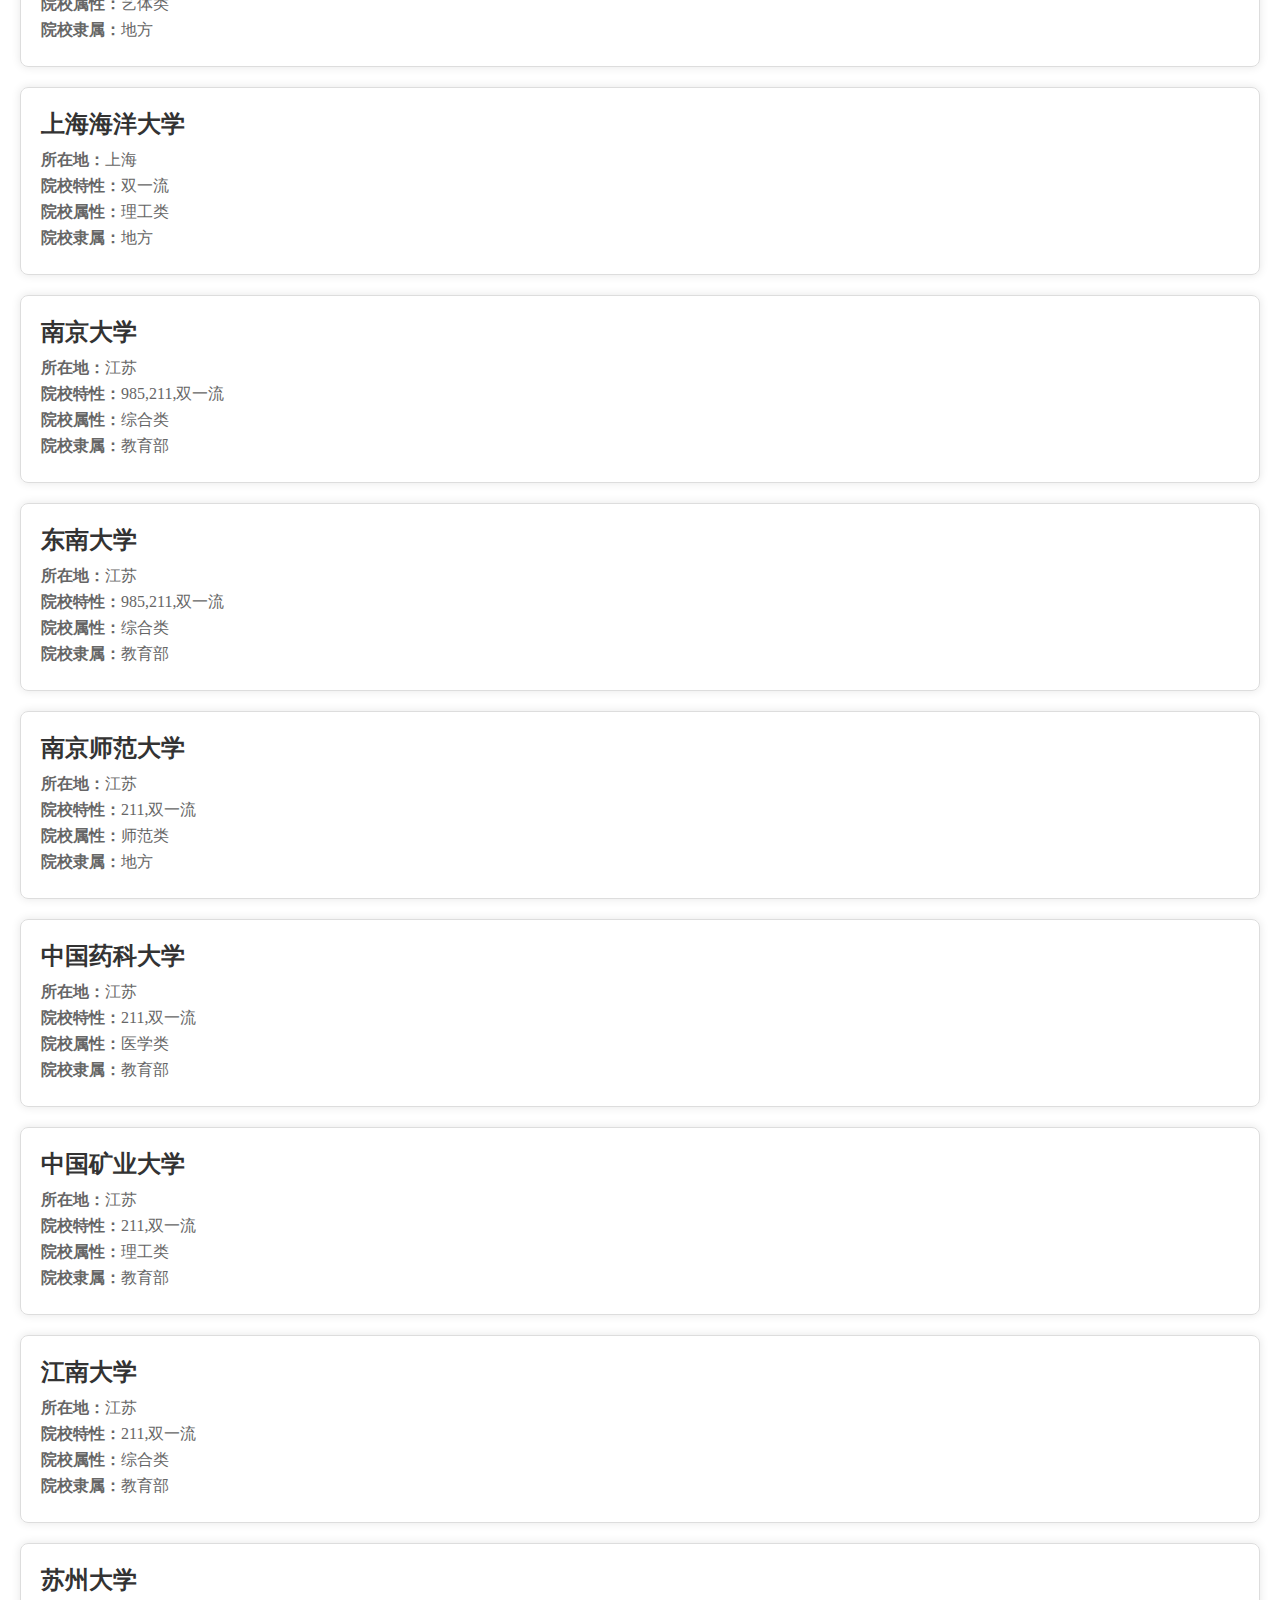
<file: unpackage/cache/wgt/H5779F4F8/school.html>
<!DOCTYPE html>
<html lang="en">

<head>
	<meta charset="UTF-8">
	<meta name="viewport" content="width=device-width, initial-scale=1.0">
	<link rel="stylesheet" href="./style.css">
	<title>高校筛选</title>
	<style>
		.navbar #school-icon::before {
			content: "";
			position: absolute;
			top: 0;
			left: 50%;
			width: 25%;
			height: 100%;
			background-color: #6bc3f3;
			opacity: 0.5;
			z-index: -1;
			border-radius: 10px;
			/* 添加圆角 */
			box-shadow: inset 0 0 10px rgba(0, 0, 0, 0.5);
			/* 内阴影，模拟立体效果 */
		}


		.filter {
			display: flex;
			justify-content: space-between;
			align-items: flex-start;
			/* 修改此行 */
			flex-wrap: wrap;
			padding: 20px;
			background-color: #f0f0f0;
			border-radius: 10px;
			box-shadow: 0 0 10px rgba(0, 0, 0, 0.1);
		}

		.filter-item {
			flex-basis: calc(25% - 20px);
			margin-bottom: 10px;
			flex-grow: 1;
			/* 新增此行 */
		}

		label {
			display: block;
			margin-bottom: 5px;
			font-weight: bold;
		}

		select {
			padding: 10px;
			font-size: 16px;
			width: 100%;
			border: 1px solid #ccc;
			border-radius: 5px;
			appearance: none;
			background-image: linear-gradient(45deg, transparent 50%, #6bc3f3 50%), linear-gradient(135deg, #6bc3f3 50%, transparent 50%);
			background-position: calc(100% - 20px) calc(1em + 2px), calc(100% - 15px) calc(1em + 2px);
			background-size: 5px 5px, 5px 5px;
			background-repeat: no-repeat;
		}



		.results {
			margin: 20px;
		}

		.university-info {
			border: 1px solid #ddd;
			border-radius: 8px;
			padding: 20px;
			margin-bottom: 20px;
			box-shadow: 0 0 10px rgba(0, 0, 0, 0.1);
			transition: all 0.3s ease;
			/* 添加过渡效果 */
		}

		.university-info:hover {
			transform: translateY(-5px);
			/* 悬停时稍微抬高 */
			box-shadow: 0 5px 15px rgba(0, 0, 0, 0.2);
			/* 增加阴影 */
		}

		.university-info h3 {
			margin: 0 0 10px;
			font-size: 24px;
			color: #333;
			/* 调整标题颜色 */
		}

		.university-info p {
			margin: 5px 0;
			font-size: 16px;
			color: #666;
			/* 调整文本颜色 */
		}

		.university-info img {
			width: 50px;
			/* 图片大小 */
			height: 50px;
			border-radius: 50%;
			/* 圆形图片 */
			margin-right: 10px;
		}


		h3 {
			margin-top: 0;
		}
	</style>
</head>


<body>
	<div class="filter">
		<div class="filter-item">
			<label for="location">所在地:</label>
			<select id="location">
				<option value="all">全部</option>
				<option value="北京">北京</option>
				<option value="天津">天津</option>
				<option value="河北">河北</option>
				<option value="山西">山西</option>
				<option value="内蒙古">内蒙古</option>
				<option value="辽宁">辽宁</option>
				<option value="吉林">吉林</option>
				<option value="黑龙江">黑龙江</option>
				<option value="上海">上海</option>
				<option value="江苏">江苏</option>
				<option value="浙江">浙江</option>
				<option value="安徽">安徽</option>
				<option value="福建">福建</option>
				<option value="江西">江西</option>
				<option value="山东">山东</option>
				<option value="河南">河南</option>
				<option value="湖北">湖北</option>
				<option value="湖南">湖南</option>
				<option value="广东">广东</option>
				<option value="广西">广西</option>
				<option value="海南">海南</option>
				<option value="重庆">重庆</option>
				<option value="四川">四川</option>
				<option value="贵州">贵州</option>
				<option value="云南">云南</option>
				<option value="西藏">西藏</option>
				<option value="陕西">陕西</option>
				<option value="甘肃">甘肃</option>
				<option value="青海">青海</option>
				<option value="宁夏">宁夏</option>
				<option value="新疆">新疆</option>
				<option value="香港">香港</option>
				<option value="澳门">澳门</option>
				<option value="台湾">台湾</option>

			</select>

		</div>
		<div class="filter-item">
			<label for="character">院校特性:</label>
			<select id="character">
				<option value="all">全部</option>
				<option value="985">985</option>
				<option value="211">211</option>
				<option value="双一流">双一流</option>
			</select>
		</div>
		<div class="filter-item">
			<label for="type">院校属性:</label>
			<select id="type">
				<option value="all">全部</option>
				<option value="综合类">综合类</option>
				<option value="理工类">理工类</option>
				<option value="文科类">文科类</option>
				<option value="艺术类">艺术类</option>
				<option value="民族类">民族类</option>
			</select>
		</div>
		<div class="filter-item">
			<label for="affiliation">院校隶属:</label>
			<select id="affiliation">
				<option value="all">全部</option>
				<option value="教育部">教育部</option>
				<option value="其它部委">其它部委</option>
				<option value="地方">地方</option>
			</select>
		</div>
	</div>
	<div class="results" id="results">
		<!-- 结果将通过 JavaScript 动态填充到这里 -->
	</div>
	<footer class="navbar">
		<a href="index.html">
			<span class="navbar-icon" id="home-icon"></span>
			<span>主 页</span>
		</a>
		<a href="class.html">
			<span class="navbar-icon" id="subject-icon"></span>
			<span>专 业</span>
		</a>
		<a href="school.html">
			<span class="navbar-icon" id="school-icon"></span>
			<span>院 校</span>
		</a>
		<a href="my.html">
			<span class="navbar-icon" id="mine-icon"></span>
			<span>我 的</span>
		</a>
	</footer>
	<script>
		document.addEventListener("DOMContentLoaded", function () {
			// 获取筛选条件的选择框
			const locationSelect = document.getElementById('location');
			const characterSelect = document.getElementById('character');
			const typeSelect = document.getElementById('type');
			const affiliationSelect = document.getElementById('affiliation');
			const resultsDiv = document.getElementById('results');

			// 初始加载所有高校信息
			loadUniversities();

			// 监听选择框变化事件，进行筛选
			[locationSelect, characterSelect, typeSelect, affiliationSelect].forEach(select => {
				select.addEventListener('change', filterUniversities);
			});

			// 加载高校信息
			function loadUniversities() {
				fetch('school.json') // 替换为你的 JSON 文件路径
					.then(response => response.json())
					.then(data => {
						filterUniversities(); // 加载成功后进行筛选
					})
					.catch(error => {
						console.error('Error loading universities:', error);
					});
			}

			// 筛选高校信息
			function filterUniversities() {
				fetch('school.json') // 替换为你的 JSON 文件路径
					.then(response => response.json())
					.then(data => {
						const locationValue = locationSelect.value;
						const characterValue = characterSelect.value;
						const typeValue = typeSelect.value;
						const affiliationValue = affiliationSelect.value;

						const filteredUniversities = data.filter(university => {
							return (locationValue === 'all' || university.location === locationValue) &&
								(characterValue === 'all' || university.character.includes(
									characterValue)) &&
								(typeValue === 'all' || university.type === typeValue) &&
								(affiliationValue === 'all' || university.affiliation ===
									affiliationValue);
						});

						displayResults(filteredUniversities);
					})
					.catch(error => {
						console.error('Error filtering universities:', error);
					});
			}

			// 显示筛选结果
			function displayResults(universities) {
				resultsDiv.innerHTML = '';
				if (universities.length === 0) {
					resultsDiv.innerHTML = '<p>未找到符合条件的高校。</p>';
				} else {
					universities.forEach(university => {
						const universityInfo = document.createElement('div');
						universityInfo.classList.add('university-info');
						universityInfo.innerHTML = `
                            <h3>${university.name}</h3>
                            <p><strong>所在地：</strong>${university.location}</p>
                            <p><strong>院校特性：</strong>${university.character}</p>
                            <p><strong>院校属性：</strong>${university.type}</p>
                            <p><strong>院校隶属：</strong>${university.affiliation}</p>
                        `;
						resultsDiv.appendChild(universityInfo);
					});
				}
			}
		});
	</script>
</body>

</html>
</file>
<file: style.css>
/*重置样式*/
* {
	margin: 0;
	padding: 0;
	box-sizing: border-box;
}

body {
	font-family: "Times New Roman", Arial, "Microsoft YaHei", sans-serif;
	margin: 0;
	padding: 0;
	padding-bottom: 60px;
}

.navbar {
    background-color: #ffffff;
    display: flex;
    justify-content: space-around;
    align-items: center;
    position: fixed;
    bottom: 0;
    width: 100%;
    z-index: 999;
    box-shadow: 0px -4px 10px rgba(0, 0, 0, 0.1); /* 添加底部阴影 */
}

.navbar a {
    color: #2d2d2d;
    text-align: center;
    padding: 10px 20px;
    text-decoration: none;
    font-size: 10px;
    font-weight: bold;
    display: flex;
    flex-direction: column;
    align-items: center;
    transition: background-color 0.3s ease;
}



.navbar #home-icon,
.navbar #subject-icon,
.navbar #school-icon,
.navbar #mine-icon {
    width: 20px; /* 调整图标大小 */
    height: 20px; /* 调整图标大小 */
    margin-bottom: 3px;
}

.navbar #home-icon {
    background: url('img/home_icon.png') no-repeat center center;
    background-size: contain;
}

.navbar #subject-icon {
    background: url('img/subject_icon.png') no-repeat center center;
    background-size: contain;
}

.navbar #school-icon {
    background: url('img/school_icon.png') no-repeat center center;
    background-size: contain;
}

.navbar #mine-icon {
    background: url('img/mine_icon.png') no-repeat center center;
    background-size: contain;
}

/* 媒体查询，适应较小屏幕 */
@media only screen and (max-width: 600px) {
	.navbar {
		justify-content: space-between;
		/* 将链接放在两端 */
	}

	.navbar a {
		flex-grow: 1;
		/* 充满剩余空间 */
	}
}
</file>
<file: unpackage/cache/wgt/H5779F4F8/style.css>
/*重置样式*/
* {
	margin: 0;
	padding: 0;
	box-sizing: border-box;
}

body {
	font-family: "Times New Roman", Arial, "Microsoft YaHei", sans-serif;
	margin: 0;
	padding: 0;
	padding-bottom: 60px;
}

.navbar {
    background-color: #ffffff;
    display: flex;
    justify-content: space-around;
    align-items: center;
    position: fixed;
    bottom: 0;
    width: 100%;
    z-index: 999;
    box-shadow: 0px -4px 10px rgba(0, 0, 0, 0.1); /* 添加底部阴影 */
}

.navbar a {
    color: #2d2d2d;
    text-align: center;
    padding: 10px 20px;
    text-decoration: none;
    font-size: 10px;
    font-weight: bold;
    display: flex;
    flex-direction: column;
    align-items: center;
    transition: background-color 0.3s ease;
}



.navbar #home-icon,
.navbar #subject-icon,
.navbar #school-icon,
.navbar #mine-icon {
    width: 20px; /* 调整图标大小 */
    height: 20px; /* 调整图标大小 */
    margin-bottom: 3px;
}

.navbar #home-icon {
    background: url('img/home_icon.png') no-repeat center center;
    background-size: contain;
}

.navbar #subject-icon {
    background: url('img/subject_icon.png') no-repeat center center;
    background-size: contain;
}

.navbar #school-icon {
    background: url('img/school_icon.png') no-repeat center center;
    background-size: contain;
}

.navbar #mine-icon {
    background: url('img/mine_icon.png') no-repeat center center;
    background-size: contain;
}

/* 媒体查询，适应较小屏幕 */
@media only screen and (max-width: 600px) {
	.navbar {
		justify-content: space-between;
		/* 将链接放在两端 */
	}

	.navbar a {
		flex-grow: 1;
		/* 充满剩余空间 */
	}
}
</file>
